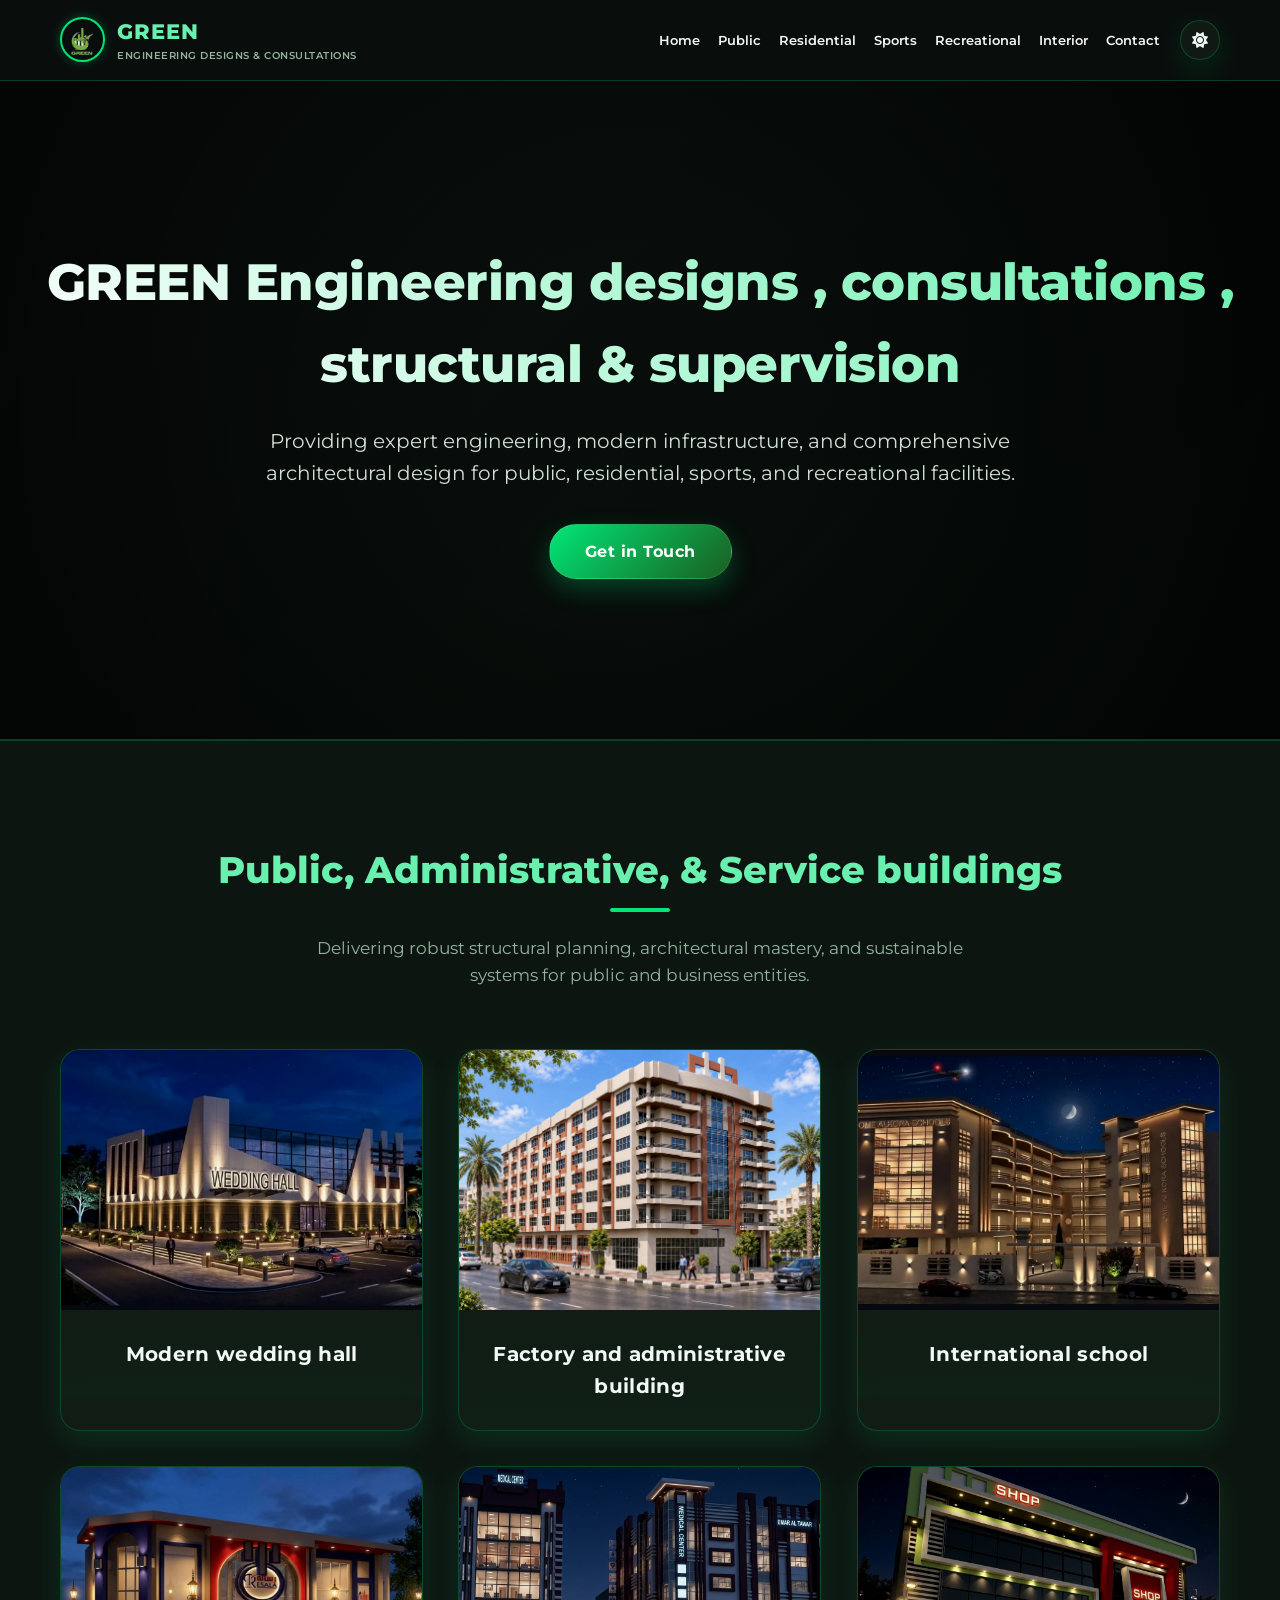
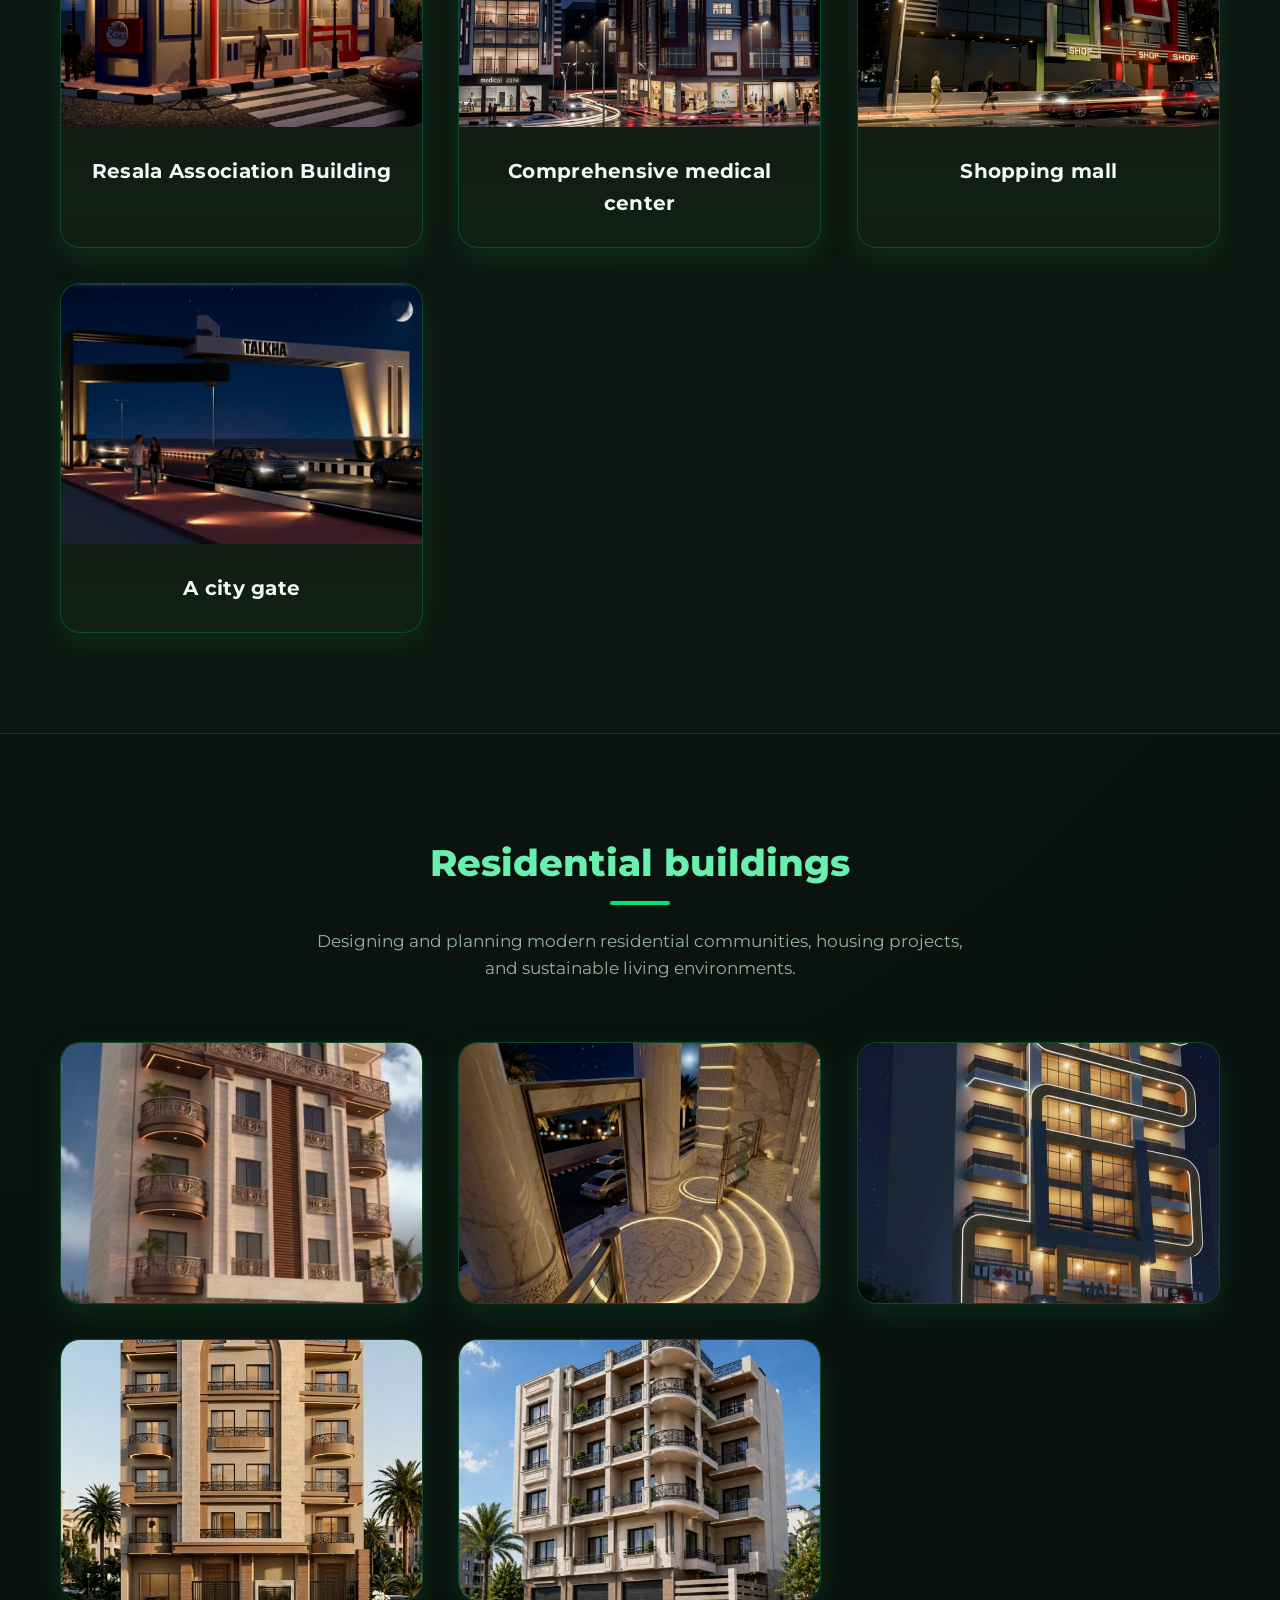
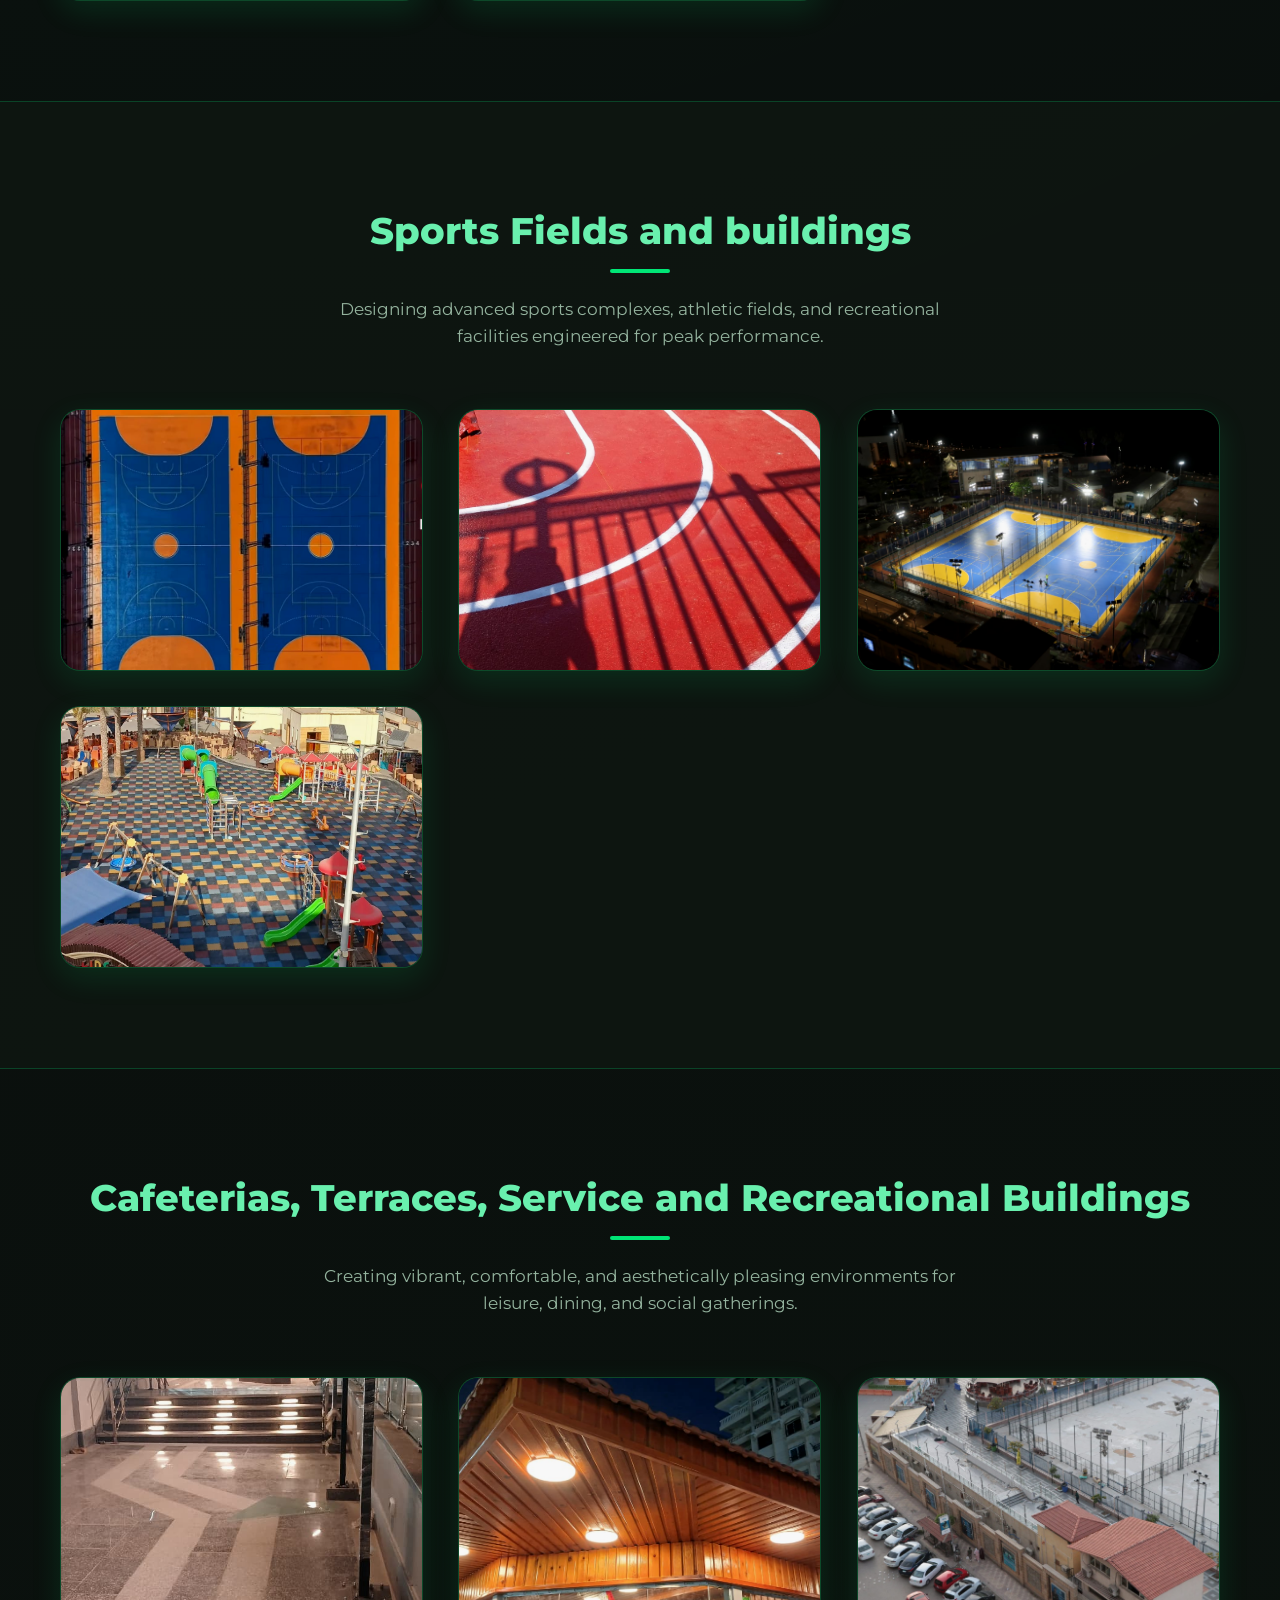
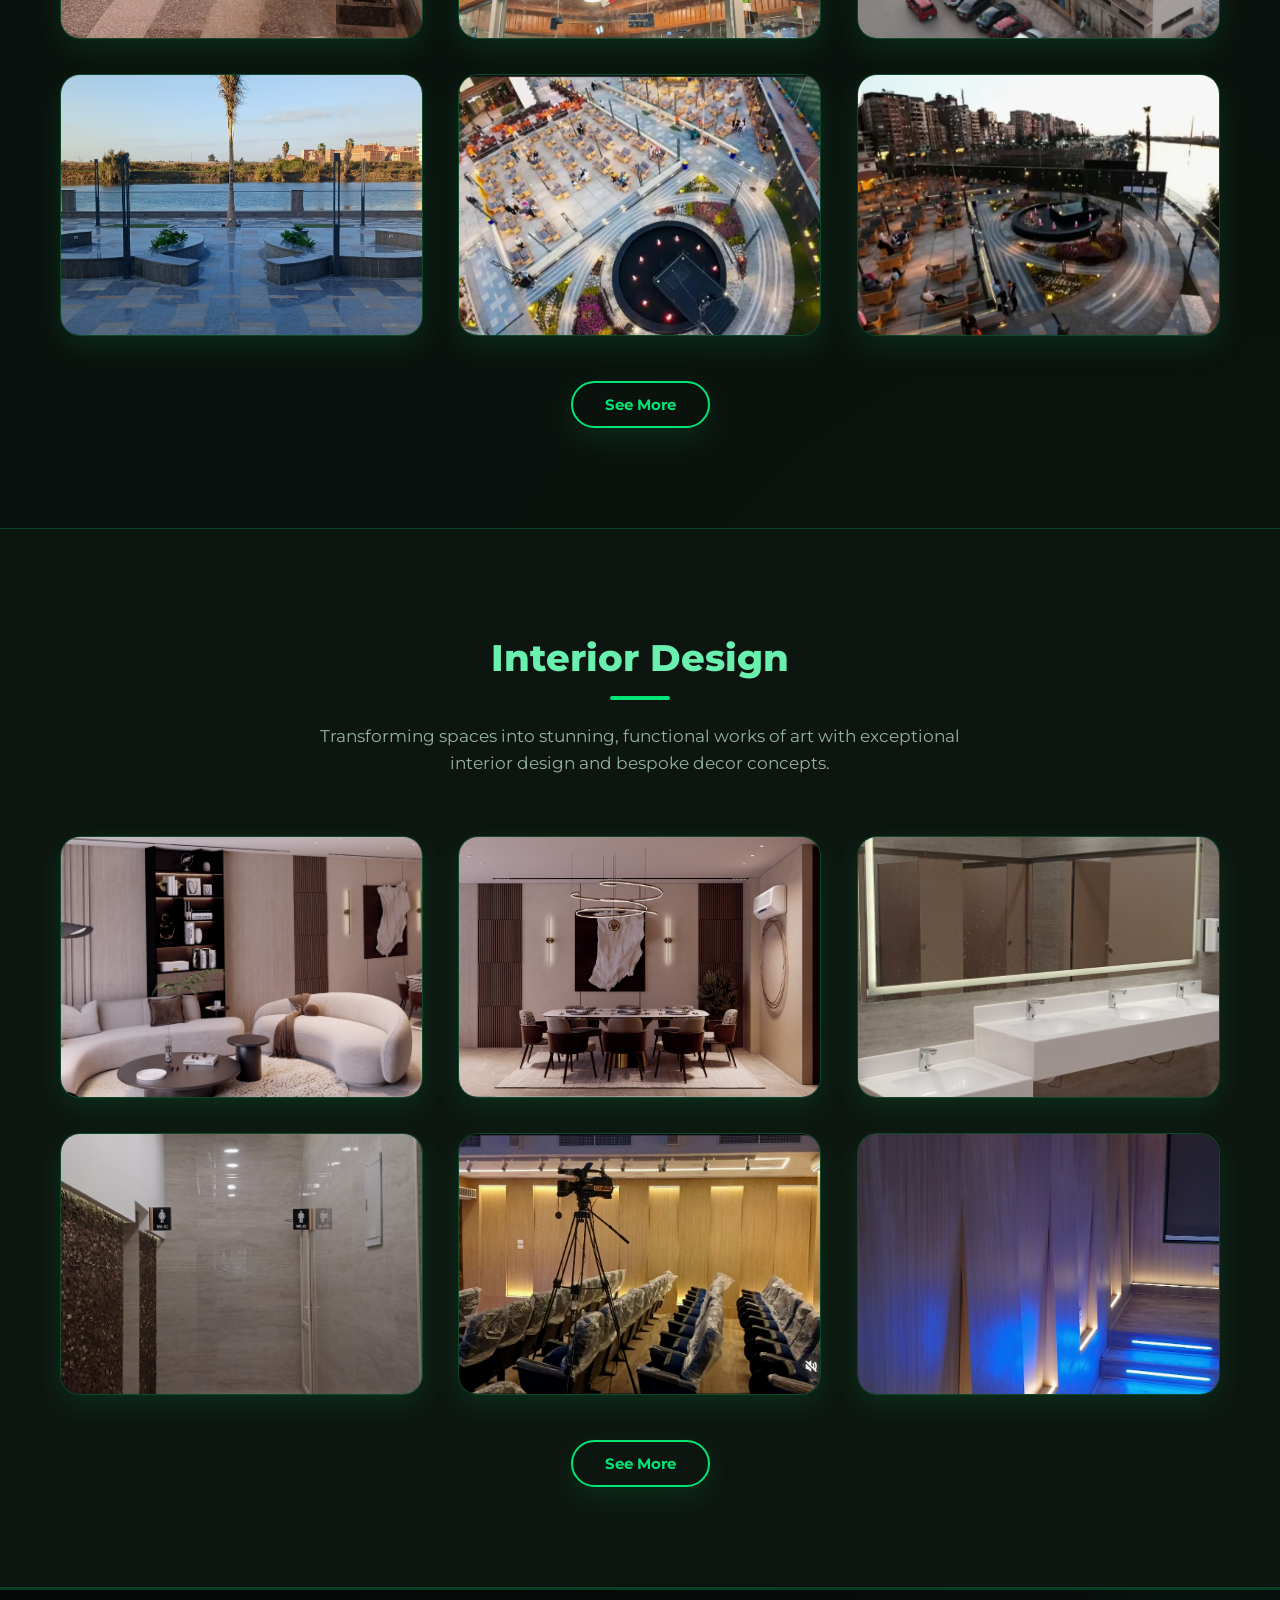
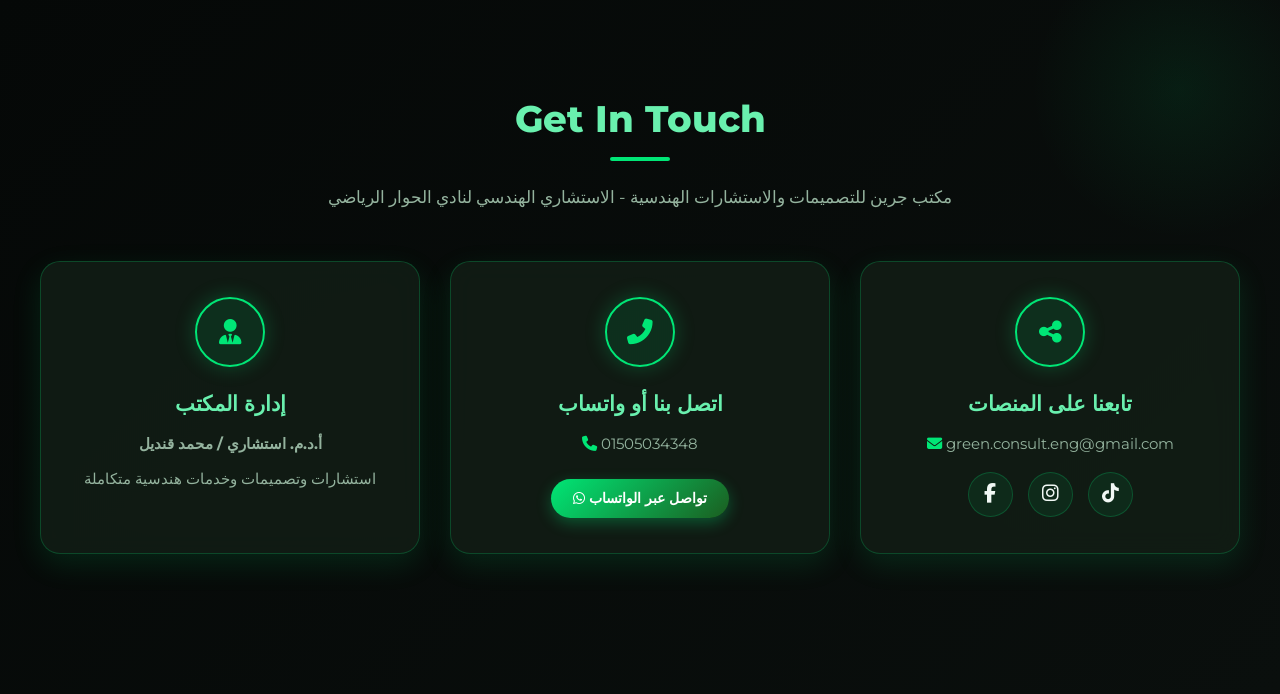
<file: index.html>
<!DOCTYPE html>
<html lang="en">
<head>
    <meta charset="UTF-8">
    <meta name="viewport" content="width=device-width, initial-scale=1.0">
    <title>GREEN - Engineering & Environmental Consulting</title>
    <!-- Google Fonts & FontAwesome for icons -->
    <link href="https://fonts.googleapis.com/css2?family=Montserrat:wght@400;500;600;700;800&display=swap" rel="stylesheet">
    <link rel="stylesheet" href="https://cdnjs.cloudflare.com/ajax/libs/font-awesome/6.4.0/css/all.min.css">
    <style>
        /* Theme Variables */

/* منع أي خروج للعرض نهائياً على الهواتف */
html, body {
    max-width: 100%;
    overflow-x: hidden;
}

/* Background Glow Fix */
.ambient-glow {
    position: absolute;
    width: 300px;
    height: 300px;
    max-width: 100vw;
    background: radial-gradient(circle, rgba(0, 230, 118, 0.08) 0%, rgba(0,0,0,0) 70%);
    border-radius: 50%;
    z-index: 0;
    pointer-events: none;
    filter: blur(40px);
    overflow: hidden;
}

:root {
    --primary-green: #00E676;
    --dark-green: #1B5E20;
    --light-green: #69F0AE;
    --accent-green: #00C853;
    
    /* Default: Dark Mode Variables */
    --bg-dark: #0a0f0d;
    --bg-card: rgba(18, 30, 22, 0.85);
    --bg-light-section: rgba(14, 22, 17, 0.9);
    --text-main: #f1f8f5;
    --text-muted: #94b39e;
    --border-color: rgba(0, 230, 118, 0.22);
    --header-bg: rgba(10, 15, 13, 0.85);
    --footer-bg: #050807;
    --glow-shadow: 0 10px 30px 0 rgba(0, 230, 118, 0.12);
}

/* Light Theme Overrides */
[data-theme="light"] {
    --bg-dark: #f4f9f5;
    --bg-card: rgba(255, 255, 255, 0.95);
    --bg-light-section: #e8f5e9;
    --text-main: #1a2e22;
    --text-muted: #4a6b55;
    --border-color: rgba(46, 125, 50, 0.25);
    --header-bg: rgba(244, 249, 245, 0.85);
    --footer-bg: #112618;
    --light-green: #2E7D32;
    --glow-shadow: 0 10px 30px 0 rgba(46, 125, 50, 0.15);
}

* {
    margin: 0;
    padding: 0;
    box-sizing: border-box;
    font-family: 'Montserrat', sans-serif;
    transition: background-color 0.4s ease, color 0.4s ease, border-color 0.4s ease;
}

html {
    scroll-behavior: smooth;
}

body {
    color: var(--text-main);
    background-color: var(--bg-dark);
    line-height: 1.6;
    overflow-x: hidden;
    background-image: radial-gradient(circle at 10% 20%, rgba(0, 230, 118, 0.04) 0%, transparent 40%),
                      radial-gradient(circle at 90% 80%, rgba(46, 125, 50, 0.04) 0%, transparent 40%);
}

a {
    text-decoration: none;
    color: inherit;
}

/* ================= SCROLL ANIMATION CLASSES ================= */
.reveal-from-bottom {
    opacity: 0;
    transform: translateY(50px);
    transition: opacity 0.8s cubic-bezier(0.165, 0.84, 0.44, 1), transform 0.8s cubic-bezier(0.165, 0.84, 0.44, 1);
    will-change: opacity, transform;
}

.reveal-from-bottom.active {
    opacity: 1;
    transform: translateY(0);
}

.reveal-scale {
    opacity: 0;
    transform: scale(0.9);
    transition: opacity 0.8s cubic-bezier(0.165, 0.84, 0.44, 1), transform 0.8s cubic-bezier(0.165, 0.84, 0.44, 1);
}

.reveal-scale.active {
    opacity: 1;
    transform: scale(1);
}

/* Header & Navbar */
header {
    background: var(--header-bg);
    backdrop-filter: blur(12px);
    -webkit-backdrop-filter: blur(12px);
    border-bottom: 1px solid var(--border-color);
    position: sticky;
    top: 0;
    z-index: 1000;
}

.navbar {
    max-width: 1200px;
    margin: 0 auto;
    display: flex;
    justify-content: space-between;
    align-items: center;
    padding: 15px 20px;
}

.logo-container {
    display: flex;
    align-items: center;
    gap: 12px;
    z-index: 1001;
}

.logo-container img {
    height: 45px;
    width: 45px;
    border-radius: 50%;
    object-fit: cover;
    border: 2px solid var(--primary-green);
    box-shadow: 0 0 10px rgba(0, 230, 118, 0.3);
    animation: pulseLogo 3s infinite ease-in-out;
}

@keyframes pulseLogo {
    0%, 100% { box-shadow: 0 0 10px rgba(0, 230, 118, 0.3); }
    50% { box-shadow: 0 0 22px rgba(0, 230, 118, 0.7); }
}

.logo-text h1 {
    font-size: 1.3rem;
    color: var(--light-green);
    font-weight: 800;
    letter-spacing: 1px;
}

.logo-text p {
    font-size: 0.65rem;
    color: var(--text-muted);
    font-weight: 600;
    letter-spacing: 0.5px;
    text-transform: uppercase;
}

.nav-right {
    display: flex;
    align-items: center;
    gap: 20px;
}

.nav-links {
    display: flex;
    gap: 18px;
    list-style: none;
    align-items: center;
}

.nav-links a {
    font-weight: 600;
    font-size: 0.8rem;
    color: var(--text-main);
    position: relative;
    padding: 5px 0;
    transition: color 0.3s ease;
}

.nav-links a::after {
    content: '';
    position: absolute;
    width: 0;
    height: 2px;
    bottom: 0;
    left: 0;
    background-color: var(--primary-green);
    transition: width 0.3s ease;
}

.nav-links a:hover::after {
    width: 100%;
}

.nav-links a:hover {
    color: var(--light-green);
}

/* Theme Toggle Button */
.theme-toggle {
    background: var(--bg-card);
    border: 1px solid var(--border-color);
    color: var(--text-main);
    width: 40px;
    height: 40px;
    border-radius: 50%;
    display: flex;
    justify-content: center;
    align-items: center;
    cursor: pointer;
    font-size: 1rem;
    box-shadow: var(--glow-shadow);
    transition: transform 0.3s ease, border-color 0.3s ease, color 0.3s ease;
    z-index: 1001;
}

.theme-toggle:hover {
    transform: scale(1.1) rotate(15deg);
    border-color: var(--primary-green);
    color: var(--primary-green);
}

/* Mobile Menu Toggle Button */
.menu-toggle {
    display: none;
    background: var(--bg-card);
    border: 1px solid var(--border-color);
    color: var(--text-main);
    width: 40px;
    height: 40px;
    border-radius: 50%;
    justify-content: center;
    align-items: center;
    cursor: pointer;
    font-size: 1.1rem;
    box-shadow: var(--glow-shadow);
    z-index: 1001;
    transition: border-color 0.3s ease, color 0.3s ease;
}

.menu-toggle:hover {
    border-color: var(--primary-green);
    color: var(--primary-green);
}

/* Hero Section */
.hero {
    background: linear-gradient(135deg, rgba(10, 15, 13, 0.9), rgba(5, 10, 8, 0.85)), url('https://images.unsplash.com/photo-1503387762-592deb58ef4e?auto=format&fit=crop&w=1920&q=80') no-repeat center center/cover;
    color: #ffffff;
    text-align: center;
    padding: 160px 20px;
    border-bottom: 1px solid var(--border-color);
    position: relative;
}

.hero::before {
    content: '';
    position: absolute;
    top: 0; left: 0; width: 100%; height: 100%;
    background: radial-gradient(circle, transparent 20%, rgba(0,0,0,0.6) 90%);
}

.hero > div {
    position: relative;
    z-index: 2;
}

.hero h2 {
    font-size: 3.2rem;
    margin-bottom: 20px;
    font-weight: 800;
    letter-spacing: -0.5px;
    background: linear-gradient(45deg, #ffffff, var(--light-green));
    -webkit-background-clip: text;
    -webkit-text-fill-color: transparent;
    animation: heroTextGlow 4s infinite alternate;
}

@keyframes heroTextGlow {
    0% { filter: drop-shadow(0 2px 10px rgba(0,230,118,0.2)); }
    100% { filter: drop-shadow(0 2px 25px rgba(0,230,118,0.5)); }
}

.hero p {
    font-size: 1.25rem;
    max-width: 750px;
    margin: 0 auto 35px;
    font-weight: 400;
    color: #d0ded5;
}

.btn {
    display: inline-block;
    background: linear-gradient(135deg, var(--primary-green), var(--dark-green));
    color: #ffffff;
    padding: 14px 35px;
    border-radius: 35px;
    font-weight: 700;
    letter-spacing: 0.5px;
    transition: transform 0.3s ease, box-shadow 0.3s ease, filter 0.3s ease;
    box-shadow: 0 10px 25px rgba(0, 230, 118, 0.25);
    border: 1px solid rgba(255, 255, 255, 0.1);
}

.btn:hover {
    transform: translateY(-4px) scale(1.02);
    box-shadow: 0 15px 30px rgba(0, 230, 118, 0.4);
    filter: brightness(1.1);
}

/* Section Styling */
section {
    padding: 100px 20px;
    max-width: 1200px;
    margin: 0 auto;
}

.section-title {
    text-align: center;
    margin-bottom: 60px;
}

.section-title h2 {
    font-size: 2.3rem;
    color: var(--light-green);
    margin-bottom: 15px;
    font-weight: 800;
    position: relative;
    display: inline-block;
}

.section-title h2::after {
    content: '';
    position: absolute;
    width: 60px;
    height: 4px;
    background: var(--primary-green);
    bottom: -12px;
    left: calc(50% - 30px);
    border-radius: 2px;
    transition: width 0.4s ease;
}

.section-title:hover h2::after {
    width: 100px;
}

.section-title p {
    color: var(--text-muted);
    font-size: 1.05rem;
    margin-top: 20px;
    max-width: 650px;
    margin-left: auto;
    margin-right: auto;
}

/* ================= WORK & SECTIONS CARDS ================= */
.work-grid {
    display: grid;
    grid-template-columns: repeat(auto-fit, minmax(300px, 1fr));
    gap: 35px;
}

.work-card {
    background: var(--bg-card);
    backdrop-filter: blur(12px);
    -webkit-backdrop-filter: blur(12px);
    border: 1px solid var(--border-color);
    border-radius: 20px;
    overflow: hidden;
    box-shadow: var(--glow-shadow);
    transition: transform 0.4s cubic-bezier(0.165, 0.84, 0.44, 1), border-color 0.4s ease, box-shadow 0.4s ease, opacity 0.6s ease;
    position: relative;
}

.work-card::before {
    content: '';
    position: absolute;
    top: 0;
    left: 0;
    width: 100%;
    height: 3px;
    background: linear-gradient(90deg, transparent, var(--primary-green), transparent);
    opacity: 0.6;
    transition: opacity 0.4s ease;
}

.work-card:hover {
    transform: translateY(-12px) scale(1.02);
    border-color: var(--primary-green);
    box-shadow: 0 25px 50px rgba(0, 0, 0, 0.6), 0 0 30px rgba(0, 230, 118, 0.25);
}

.work-card:hover::before {
    opacity: 1;
}

.work-card.hidden-card {
    display: none;
}

.image-wrapper {
    position: relative;
    overflow: hidden;
    height: 260px;
    cursor: pointer;
}

.work-card img {
    width: 100%;
    height: 100%;
    object-fit: cover;
    transition: transform 0.6s cubic-bezier(0.25, 1, 0.5, 1), filter 0.4s ease;
    filter: brightness(0.95) contrast(1.05);
}

.image-wrapper:hover img {
    transform: scale(1.12) rotate(1deg);
    filter: brightness(1.08) contrast(1.08) saturate(1.1);
}

.image-overlay {
    position: absolute;
    top: 0;
    left: 0;
    width: 100%;
    height: 100%;
    background: linear-gradient(135deg, rgba(10, 30, 20, 0.85) 0%, rgba(5, 15, 10, 0.65) 100%);
    display: flex;
    justify-content: center;
    align-items: center;
    opacity: 0;
    transition: opacity 0.4s ease;
    z-index: 2;
}

.image-overlay i {
    color: var(--primary-green);
    font-size: 1.6rem;
    background: rgba(0, 230, 118, 0.15);
    border: 1px solid var(--border-color);
    width: 55px;
    height: 55px;
    display: flex;
    align-items: center;
    justify-content: center;
    border-radius: 50%;
    transform: scale(0.6) rotate(-45deg);
    transition: transform 0.4s cubic-bezier(0.175, 0.885, 0.32, 1.275);
    box-shadow: 0 0 20px rgba(0, 230, 118, 0.4);
}

.image-wrapper:hover .image-overlay {
    opacity: 1;
}

.image-wrapper:hover .image-overlay i {
    transform: scale(1) rotate(0deg);
}

.work-card-content {
    padding: 28px 22px;
    text-align: center;
    background: linear-gradient(to bottom, transparent, rgba(0, 230, 118, 0.02));
}

.work-card-content h3 {
    font-size: 1.25rem;
    color: var(--text-main);
    font-weight: 700;
    letter-spacing: 0.3px;
    transition: color 0.3s ease;
}

.work-card:hover .work-card-content h3 {
    color: var(--light-green);
}

/* ================= FEATURES / WHY CHOOSE US ================= */
.features-section {
    background: linear-gradient(180deg, var(--bg-dark), var(--bg-light-section));
    padding: 90px 20px;
    border-top: 1px solid var(--border-color);
    border-bottom: 1px solid var(--border-color);
}

.features-grid {
    display: grid;
    grid-template-columns: repeat(auto-fit, minmax(240px, 1fr));
    gap: 30px;
    max-width: 1200px;
    margin: 0 auto;
}

.feature-box {
    background: var(--bg-card);
    border: 1px solid var(--border-color);
    border-radius: 16px;
    padding: 35px 25px;
    text-align: center;
    box-shadow: var(--glow-shadow);
    transition: transform 0.4s ease, border-color 0.4s ease, box-shadow 0.4s ease;
}

.feature-box:hover {
    transform: translateY(-8px);
    border-color: var(--primary-green);
    box-shadow: 0 20px 40px rgba(0, 230, 118, 0.2);
}

.feature-icon {
    width: 65px;
    height: 65px;
    background: rgba(0, 230, 118, 0.1);
    border: 2px solid var(--primary-green);
    border-radius: 50%;
    display: flex;
    align-items: center;
    justify-content: center;
    margin: 0 auto 20px;
    font-size: 1.5rem;
    color: var(--primary-green);
    box-shadow: 0 0 15px rgba(0, 230, 118, 0.3);
    transition: transform 0.4s cubic-bezier(0.175, 0.885, 0.32, 1.275);
}

.feature-box:hover .feature-icon {
    transform: scale(1.1) rotate(10deg);
}

.feature-box h4 {
    font-size: 1.15rem;
    color: var(--text-main);
    margin-bottom: 10px;
    font-weight: 700;
}

.feature-box p {
    font-size: 0.9rem;
    color: var(--text-muted);
    line-height: 1.5;
}

.see-more-container {
    text-align: center;
    margin-top: 45px;
}

.see-more-btn {
    background: transparent;
    color: var(--primary-green);
    border: 2px solid var(--primary-green);
    padding: 12px 32px;
    border-radius: 30px;
    font-weight: 700;
    font-size: 0.95rem;
    cursor: pointer;
    transition: all 0.3s ease;
    box-shadow: var(--glow-shadow);
}

.see-more-btn:hover {
    background: var(--primary-green);
    color: #000;
    transform: translateY(-3px);
    box-shadow: 0 10px 25px rgba(0, 230, 118, 0.35);
}

.bg-light {
    background-color: var(--bg-light-section);
    max-width: 100%;
    border-top: 1px solid var(--border-color);
    border-bottom: 1px solid var(--border-color);
}

.bg-light .inner-container {
    max-width: 1200px;
    margin: 0 auto;
}

/* Lightbox Modal */
.lightbox-modal {
    display: none;
    position: fixed;
    z-index: 2000;
    top: 0;
    left: 0;
    width: 100%;
    height: 100%;
    background-color: rgba(0, 0, 0, 0.92);
    backdrop-filter: blur(8px);
    justify-content: center;
    align-items: center;
    padding: 20px;
}

.lightbox-modal.active {
    display: flex;
    animation: fadeInModal 0.3s ease forwards;
}

@keyframes fadeInModal {
    from { opacity: 0; }
    to { opacity: 1; }
}

.lightbox-content {
    max-width: 90%;
    max-height: 85vh;
    border-radius: 12px;
    box-shadow: 0 10px 40px rgba(0,0,0,0.8);
    object-fit: contain;
    border: 2px solid var(--border-color);
    animation: zoomInImage 0.4s cubic-bezier(0.165, 0.84, 0.44, 1);
}

@keyframes zoomInImage {
    from { transform: scale(0.85); opacity: 0; }
    to { transform: scale(1); opacity: 1; }
}

.lightbox-close {
    position: absolute;
    top: 30px;
    right: 40px;
    color: #ffffff;
    font-size: 2.5rem;
    cursor: pointer;
    transition: color 0.3s, transform 0.3s;
    background: rgba(255, 255, 255, 0.05);
    width: 50px;
    height: 50px;
    display: flex;
    align-items: center;
    justify-content: center;
    border-radius: 50%;
    border: 1px solid rgba(255, 255, 255, 0.1);
}

.lightbox-close:hover {
    color: var(--primary-green);
    background: rgba(255, 255, 255, 0.1);
    transform: rotate(90deg);
}

/* Contact Section */
.contact-section {
    background: linear-gradient(135deg, var(--footer-bg), var(--bg-dark));
    color: #ffffff;
    padding: 100px 20px 40px;
    border-top: 2px solid var(--border-color);
    position: relative;
    overflow: hidden;
}

.contact-section::before {
    content: '';
    position: absolute;
    top: -50px;
    right: -50px;
    width: 300px;
    height: 300px;
    background: radial-gradient(circle, rgba(0, 230, 118, 0.08) 0%, transparent 70%);
    border-radius: 50%;
    z-index: 1;
}

.contact-container {
    max-width: 1200px;
    margin: 0 auto;
    position: relative;
    z-index: 2;
}

.contact-grid {
    display: grid;
    grid-template-columns: repeat(auto-fit, minmax(280px, 1fr));
    gap: 30px;
    margin-bottom: 50px;
}

.contact-card {
    background: var(--bg-card);
    backdrop-filter: blur(12px);
    -webkit-backdrop-filter: blur(12px);
    border: 1px solid var(--border-color);
    border-radius: 20px;
    padding: 35px 25px;
    box-shadow: var(--glow-shadow);
    transition: transform 0.4s ease, border-color 0.4s ease, box-shadow 0.4s ease;
    text-align: center;
}

.contact-card:hover {
    transform: translateY(-8px);
    border-color: var(--primary-green);
    box-shadow: 0 20px 40px rgba(0, 230, 118, 0.2);
}

.contact-icon-box {
    width: 70px;
    height: 70px;
    background: rgba(0, 230, 118, 0.1);
    border: 2px solid var(--primary-green);
    border-radius: 50%;
    display: flex;
    align-items: center;
    justify-content: center;
    margin: 0 auto 20px;
    font-size: 1.6rem;
    color: var(--primary-green);
    box-shadow: 0 0 20px rgba(0, 230, 118, 0.25);
    transition: transform 0.4s cubic-bezier(0.175, 0.885, 0.32, 1.275);
}

.contact-card:hover .contact-icon-box {
    transform: scale(1.15) rotate(15deg);
}

.contact-card h3 {
    font-size: 1.3rem;
    color: var(--light-green);
    margin-bottom: 12px;
    font-weight: 700;
}

.contact-card p {
    font-size: 0.95rem;
    color: var(--text-muted);
    margin-bottom: 10px;
    word-break: break-word;
}

.contact-link {
    display: inline-block;
    margin-top: 12px;
    background: linear-gradient(135deg, var(--primary-green), var(--dark-green));
    color: #ffffff;
    padding: 9px 22px;
    border-radius: 25px;
    font-weight: 700;
    font-size: 0.85rem;
    box-shadow: 0 5px 15px rgba(0, 230, 118, 0.3);
    transition: all 0.3s ease;
}

.contact-link:hover {
    transform: scale(1.05);
    filter: brightness(1.15);
    color: #ffffff;
}

/* Social Media Icons Grid */
.social-icons-wrapper {
    display: flex;
    justify-content: center;
    gap: 15px;
    margin-top: 15px;
    flex-wrap: wrap;
}

.social-icon-btn {
    width: 45px;
    height: 45px;
    background: rgba(0, 230, 118, 0.08);
    border: 1px solid var(--border-color);
    border-radius: 50%;
    display: flex;
    align-items: center;
    justify-content: center;
    color: var(--text-main);
    font-size: 1.2rem;
    transition: all 0.3s ease;
}

.social-icon-btn:hover {
    background: var(--primary-green);
    color: #000;
    transform: translateY(-5px) scale(1.15);
    border-color: var(--primary-green);
    box-shadow: 0 8px 20px rgba(0, 230, 118, 0.4);
}

.footer-bottom {
    text-align: center;
    border-top: 1px solid rgba(255, 255, 255, 0.08);
    padding-top: 25px;
    font-size: 0.9rem;
    color: var(--text-muted);
}

/* ================= RESPONSIVE DESIGN & MOBILE NAV ================= */
@media (max-width: 992px) {
    .menu-toggle {
        display: flex;
    }

    .nav-links {
        position: fixed;
        top: 0;
        right: -100%;
        width: 280px;
        height: 100vh;
        background: var(--header-bg);
        backdrop-filter: blur(20px);
        -webkit-backdrop-filter: blur(20px);
        flex-direction: column;
        justify-content: center;
        align-items: center;
        gap: 25px;
        box-shadow: -10px 0 30px rgba(0, 0, 0, 0.5);
        border-left: 1px solid var(--border-color);
        transition: right 0.4s cubic-bezier(0.165, 0.84, 0.44, 1);
        z-index: 999;
    }

    .nav-links.active {
        right: 0;
    }

    .nav-links a {
        font-size: 1.1rem;
    }
}

@media (max-width: 768px) {
    .hero {
        padding: 120px 15px;
    }
    .hero h2 {
        font-size: 2.2rem;
    }
    .hero p {
        font-size: 1rem;
    }
    section {
        padding: 70px 15px;
    }
    .section-title h2 {
        font-size: 1.8rem;
    }
    .section-title p {
        font-size: 0.95rem;
    }
    .logo-text h1 {
        font-size: 1.1rem;
    }
    .logo-text p {
        font-size: 0.55rem;
    }
    .logo-container img {
        height: 38px;
        width: 38px;
    }
}
    </style>
</head>
<body data-theme="dark">

    <!-- Header & Navbar -->
    <header>
        <div class="navbar">
            <div class="logo-container">
                <img src="logo.png" alt="GREEN Logo">
                <div class="logo-text">
                    <h1>GREEN</h1>
                    <p>Engineering designs & consultations</p>
                </div>
            </div>
            <div class="nav-right">
                <ul class="nav-links" id="navLinks">
                    <li><a href="#home" onclick="closeMenu()">Home</a></li>
                    <li><a href="#facilities" onclick="closeMenu()">Public</a></li>
                    <li><a href="#residential" onclick="closeMenu()">Residential</a></li>
                    <li><a href="#sports" onclick="closeMenu()">Sports</a></li>
                    <li><a href="#recreational" onclick="closeMenu()">Recreational</a></li>
                    <li><a href="#interior" onclick="closeMenu()">Interior</a></li>
                    <li><a href="#contact" onclick="closeMenu()">Contact</a></li>
                </ul>
                <button class="theme-toggle" id="themeToggleBtn" onclick="toggleTheme()" aria-label="Toggle dark/light mode">
                    <i class="fas fa-sun" id="themeIcon"></i>
                </button>
                <button class="menu-toggle" id="menuToggleBtn" onclick="toggleMenu()" aria-label="Toggle navigation menu">
                    <i class="fas fa-bars" id="menuIcon"></i>
                </button>
            </div>
        </div>
    </header>

    <!-- Hero Section -->
    <section id="home" class="hero" style="max-width: 100%;">
        <div style="max-width: 1200px; margin: 0 auto;" class="reveal-scale">
            <h2>GREEN Engineering designs , consultations , structural & supervision</h2>
            <p>Providing expert engineering, modern infrastructure, and comprehensive architectural design for public, residential, sports, and recreational facilities.</p>
            <a href="#contact" class="btn">Get in Touch</a>
        </div>
    </section>

    <!-- Public, Administrative, and Service Facilities Section -->
    <div class="bg-light">
        <section id="facilities">
            <div class="inner-container">
                <div class="section-title reveal-from-bottom">
                    <h2>Public, Administrative, & Service buildings</h2>
                    <p>Delivering robust structural planning, architectural mastery, and sustainable systems for public and business entities.</p>
                </div>
                <div class="work-grid">
                    <div class="work-card reveal-from-bottom" style="transition-delay: 0.1s;">
                        <div class="image-wrapper" onclick="openLightbox(this)">
                            <img src="hall.jpeg" alt="Modern wedding hall">
                            <div class="image-overlay"><i class="fas fa-search-plus"></i></div>
                        </div>
                        <div class="work-card-content">
                            <h3>Modern wedding hall</h3>
                        </div>
                    </div>
                     <div class="work-card reveal-from-bottom" style="transition-delay: 0.3s;">
                        <div class="image-wrapper" onclick="openLightbox(this)">
                            <img src="new.jpeg" alt="Resala Association Building">
                            <div class="image-overlay"><i class="fas fa-search-plus"></i></div>
                        </div>
                        <div class="work-card-content">
                            <h3>Factory and administrative building</h3>
                        </div>
                    </div>
                    <div class="work-card reveal-from-bottom" style="transition-delay: 0.2s;">
                        <div class="image-wrapper" onclick="openLightbox(this)">
                            <img src="international_school.jpeg" alt="International school">
                            <div class="image-overlay"><i class="fas fa-search-plus"></i></div>
                        </div>
                        <div class="work-card-content">
                            <h3>International school</h3>
                        </div>
                    </div>
                    <div class="work-card reveal-from-bottom" style="transition-delay: 0.3s;">
                        <div class="image-wrapper" onclick="openLightbox(this)">
                            <img src="resala_association.jpeg" alt="Resala Association Building">
                            <div class="image-overlay"><i class="fas fa-search-plus"></i></div>
                        </div>
                        <div class="work-card-content">
                            <h3>Resala Association Building</h3>
                        </div>
                    </div>
                    <div class="work-card reveal-from-bottom" style="transition-delay: 0.3s;">
                        <div class="image-wrapper" onclick="openLightbox(this)">
                            <img src="new1.jpeg" alt="Resala Association Building">
                            <div class="image-overlay"><i class="fas fa-search-plus"></i></div>
                        </div>
                        <div class="work-card-content">
                            <h3>Comprehensive medical center</h3>
                        </div>
                    </div>
                    <div class="work-card reveal-from-bottom" style="transition-delay: 0.3s;">
                        <div class="image-wrapper" onclick="openLightbox(this)">
                            <img src="new2.jpeg" alt="Resala Association Building">
                            <div class="image-overlay"><i class="fas fa-search-plus"></i></div>
                        </div>
                        <div class="work-card-content">
                            <h3>Shopping mall</h3>
                        </div>
                    </div>
                    <div class="work-card reveal-from-bottom" style="transition-delay: 0.4s;">
                        <div class="image-wrapper" onclick="openLightbox(this)">
                            <img src="city_gate.jpeg" alt="A city gate">
                            <div class="image-overlay"><i class="fas fa-search-plus"></i></div>
                        </div>
                        <div class="work-card-content">
                            <h3>A city gate</h3>
                        </div>
                    </div>
                </div>
            </div>
        </section>
    </div>

    <!-- Residential Facilities Section -->
    <section id="residential">
        <div class="section-title reveal-from-bottom">
            <h2>Residential buildings</h2>
            <p>Designing and planning modern residential communities, housing projects, and sustainable living environments.</p>
        </div>
        <div class="work-grid">
            <div class="work-card reveal-from-bottom" style="transition-delay: 0.1s;">
                <div class="image-wrapper" onclick="openLightbox(this)">
                    <img src="ho1 (1).jpeg" alt="Residential Project">
                    <div class="image-overlay"><i class="fas fa-search-plus"></i></div>
                </div>
            </div>
            <div class="work-card reveal-from-bottom" style="transition-delay: 0.2s;">
                <div class="image-wrapper" onclick="openLightbox(this)">
                    <img src="ho1 (2).jpeg" alt="Residential Project">
                    <div class="image-overlay"><i class="fas fa-search-plus"></i></div>
                </div>
            </div>
            <div class="work-card reveal-from-bottom" style="transition-delay: 0.3s;">
                <div class="image-wrapper" onclick="openLightbox(this)">
                    <img src="ho1 (3).jpeg" alt="Residential Project">
                    <div class="image-overlay"><i class="fas fa-search-plus"></i></div>
                </div>
            </div>
            <div class="work-card reveal-from-bottom" style="transition-delay: 0.4s;">
                <div class="image-wrapper" onclick="openLightbox(this)">
                    <img src="ho1 (4).jpeg" alt="Residential Project">
                    <div class="image-overlay"><i class="fas fa-search-plus"></i></div>
                </div>
            </div>
            <div class="work-card reveal-from-bottom" style="transition-delay: 0.5s;">
                <div class="image-wrapper" onclick="openLightbox(this)">
                    <img src="ho1 (5).jpeg" alt="Residential Project">
                    <div class="image-overlay"><i class="fas fa-search-plus"></i></div>
                </div>
            </div>
        </div>
    </section>

    <!-- Sports Fields and Facilities Section -->
    <div class="bg-light">
        <section id="sports">
            <div class="inner-container">
                <div class="section-title reveal-from-bottom">
                    <h2>Sports Fields and buildings</h2>
                    <p>Designing advanced sports complexes, athletic fields, and recreational facilities engineered for peak performance.</p>
                </div>
                <div class="work-grid">
                    <div class="work-card reveal-from-bottom" style="transition-delay: 0.1s;">
                        <div class="image-wrapper" onclick="openLightbox(this)">
                            <img src="popo.jpeg" alt="Sports Facility 1">
                            <div class="image-overlay"><i class="fas fa-search-plus"></i></div>
                        </div>
                    </div>
                    <div class="work-card reveal-from-bottom" style="transition-delay: 0.2s;">
                        <div class="image-wrapper" onclick="openLightbox(this)">
                            <img src="track.jpeg" alt="Sports Facility 2" >
                            <div class="image-overlay"><i class="fas fa-search-plus"></i></div>
                        </div>
                    </div>
                    <div class="work-card reveal-from-bottom" style="transition-delay: 0.3s;">
                        <div class="image-wrapper" onclick="openLightbox(this)">
                            <img src="top.jpeg" alt="Sports Facility 3">
                            <div class="image-overlay"><i class="fas fa-search-plus"></i></div>
                        </div>
                    </div>
                      <div class="work-card reveal-from-bottom" style="transition-delay: 0.2s;">
                        <div class="image-wrapper" onclick="openLightbox(this)">
                            <img src="sportf.jpeg" alt="Sports Facility 2" >
                            <div class="image-overlay"><i class="fas fa-search-plus"></i></div>
                        </div>
                    </div>
                </div>
            </div>
        </section>
    </div>

    <!-- Cafeterias, Terraces, Service and Recreational Facilities Section -->
    <section id="recreational">
        <div class="section-title reveal-from-bottom">
            <h2>Cafeterias, Terraces, Service and Recreational Buildings</h2>
            <p>Creating vibrant, comfortable, and aesthetically pleasing environments for leisure, dining, and social gatherings.</p>
        </div>
        <div class="work-grid" id="recreationalGrid">
            <!-- Photo 1 (Visible) -->
            <div class="work-card reveal-from-bottom" style="transition-delay: 0.1s;">
                <div class="image-wrapper" onclick="openLightbox(this)">
                    <img src="1 (1).jpeg" alt="Recreational Facility 1" onerror="this.src='https://images.unsplash.com/photo-1554118811-1e0d58224f24?auto=format&fit=crop&w=800&q=80'">
                    <div class="image-overlay"><i class="fas fa-search-plus"></i></div>
                </div>
            </div>
            <!-- Photo 2 (Visible) -->
            <div class="work-card reveal-from-bottom" style="transition-delay: 0.2s;">
                <div class="image-wrapper" onclick="openLightbox(this)">
                    <img src="2.jpeg" alt="Recreational Facility 2" onerror="this.src='https://images.unsplash.com/photo-1517248135467-4c7edcad34c4?auto=format&fit=crop&w=800&q=80'">
                    <div class="image-overlay"><i class="fas fa-search-plus"></i></div>
                </div>
            </div>
            <!-- Photo 3 (Visible) -->
            <div class="work-card reveal-from-bottom" style="transition-delay: 0.3s;">
                <div class="image-wrapper" onclick="openLightbox(this)">
                    <img src="3.jpeg" alt="Recreational Facility 3" onerror="this.src='https://images.unsplash.com/photo-1537047902294-62a40c20a6ae?auto=format&fit=crop&w=800&q=80'">
                    <div class="image-overlay"><i class="fas fa-search-plus"></i></div>
                </div>
            </div>
            <!-- Photo 4 (Visible) -->
            <div class="work-card reveal-from-bottom" style="transition-delay: 0.4s;">
                <div class="image-wrapper" onclick="openLightbox(this)">
                    <img src="4.jpeg" alt="Recreational Facility 4" onerror="this.src='https://images.unsplash.com/photo-1578474846511-04ba529f0b88?auto=format&fit=crop&w=800&q=80'">
                    <div class="image-overlay"><i class="fas fa-search-plus"></i></div>
                </div>
            </div>
            <!-- Photo 5 (Visible) -->
            <div class="work-card reveal-from-bottom" style="transition-delay: 0.5s;">
                <div class="image-wrapper" onclick="openLightbox(this)">
                    <img src="5.jpeg" alt="Recreational Facility 5" onerror="this.src='https://images.unsplash.com/photo-1519671482749-fd09be7ccebf?auto=format&fit=crop&w=800&q=80'">
                    <div class="image-overlay"><i class="fas fa-search-plus"></i></div>
                </div>
            </div>
            <!-- Photo 6 (Visible) -->
            <div class="work-card reveal-from-bottom" style="transition-delay: 0.6s;">
                <div class="image-wrapper" onclick="openLightbox(this)">
                    <img src="6.jpeg" alt="Recreational Facility 6" onerror="this.src='https://images.unsplash.com/photo-1445019980597-93fa8acb246c?auto=format&fit=crop&w=800&q=80'">
                    <div class="image-overlay"><i class="fas fa-search-plus"></i></div>
                </div>
            </div>
            
            <!-- Photo 7 (Hidden initially) -->
            <div class="work-card hidden-card">
                <div class="image-wrapper" onclick="openLightbox(this)">
                    <img src="7.jpeg" alt="Recreational Facility 7" onerror="this.src='https://images.unsplash.com/photo-1525610553991-2bede1a236e2?auto=format&fit=crop&w=800&q=80'">
                    <div class="image-overlay"><i class="fas fa-search-plus"></i></div>
                </div>
            </div>
            <!-- Photo 8 (Hidden initially) -->
            <div class="work-card hidden-card">
                <div class="image-wrapper" onclick="openLightbox(this)">
                    <img src="8.jpeg" alt="Recreational Facility 8" onerror="this.src='https://images.unsplash.com/photo-1507652313519-d4e9174996dd?auto=format&fit=crop&w=800&q=80'">
                    <div class="image-overlay"><i class="fas fa-search-plus"></i></div>
                </div>
            </div>
            <!-- Photo 9 (Hidden initially) -->
            <div class="work-card hidden-card">
                <div class="image-wrapper" onclick="openLightbox(this)">
                    <img src="9.jpeg" alt="Recreational Facility 9" onerror="this.src='https://images.unsplash.com/photo-1520250497591-112f2f40a3f4?auto=format&fit=crop&w=800&q=80'">
                    <div class="image-overlay"><i class="fas fa-search-plus"></i></div>
                </div>
            </div>
            <!-- Photo 10 (Hidden initially) -->
            <div class="work-card hidden-card">
                <div class="image-wrapper" onclick="openLightbox(this)">
                    <img src="10.jpeg" alt="Recreational Facility 10" onerror="this.src='https://images.unsplash.com/photo-1543007630-9710e4a00a20?auto=format&fit=crop&w=800&q=80'">
                    <div class="image-overlay"><i class="fas fa-search-plus"></i></div>
                </div>
            </div>
            <!-- Photo 11 (Hidden initially) -->
            <div class="work-card hidden-card">
                <div class="image-wrapper" onclick="openLightbox(this)">
                    <img src="11.jpeg" alt="Recreational Facility 11" onerror="this.src='https://images.unsplash.com/photo-1533777857889-4be7c70b33f7?auto=format&fit=crop&w=800&q=80'">
                    <div class="image-overlay"><i class="fas fa-search-plus"></i></div>
                </div>
            </div>
            <!-- Photo 12 (Hidden initially) -->
            <div class="work-card hidden-card">
                <div class="image-wrapper" onclick="openLightbox(this)">
                    <img src="12.jpeg" alt="Recreational Facility 12" onerror="this.src='https://images.unsplash.com/photo-1561501900-3701fa6a0864?auto=format&fit=crop&w=800&q=80'">
                    <div class="image-overlay"><i class="fas fa-search-plus"></i></div>
                </div>
            </div>
        </div>
        
        <!-- See More Button -->
        <div class="see-more-container reveal-from-bottom">
            <button class="see-more-btn" id="seeMoreBtnRec" onclick="toggleSeeMore('recreationalGrid', 'seeMoreBtnRec')">See More</button>
        </div>
    </section>

    <!-- Interior Design Section -->
    <div class="bg-light">
        <section id="interior">
            <div class="inner-container">
                <div class="section-title reveal-from-bottom">
                    <h2>Interior Design</h2>
                    <p>Transforming spaces into stunning, functional works of art with exceptional interior design and bespoke decor concepts.</p>
                </div>
                <div class="work-grid" id="interiorGrid">
                    <!-- Photo 1 (Visible) -->
                    <div class="work-card reveal-from-bottom" style="transition-delay: 0.1s;">
                        <div class="image-wrapper" onclick="openLightbox(this)">
                            <img src="d.jpeg" alt="Interior Design 1" onerror="this.src='https://images.unsplash.com/photo-1618221195710-dd6b41faaea6?auto=format&fit=crop&w=800&q=80'">
                            <div class="image-overlay"><i class="fas fa-search-plus"></i></div>
                        </div>
                    </div>
                    <!-- Photo 2 (Visible) -->
                    <div class="work-card reveal-from-bottom" style="transition-delay: 0.2s;">
                        <div class="image-wrapper" onclick="openLightbox(this)">
                            <img src="d2.jpeg" alt="Interior Design 2" onerror="this.src='https://images.unsplash.com/photo-1600585154340-be6161a56a0c?auto=format&fit=crop&w=800&q=80'">
                            <div class="image-overlay"><i class="fas fa-search-plus"></i></div>
                        </div>
                    </div>
                    <!-- Photo 3 (Visible) -->
                    <div class="work-card reveal-from-bottom" style="transition-delay: 0.3s;">
                        <div class="image-wrapper" onclick="openLightbox(this)">
                            <img src="bat (4).jpeg" alt="Interior Design 3" onerror="this.src='https://images.unsplash.com/photo-1600210492486-724fe5c67fb0?auto=format&fit=crop&w=800&q=80'">
                            <div class="image-overlay"><i class="fas fa-search-plus"></i></div>
                        </div>
                    </div>
                    <!-- Photo 4 (Visible) -->
                    <div class="work-card reveal-from-bottom" style="transition-delay: 0.4s;">
                        <div class="image-wrapper" onclick="openLightbox(this)">
                            <img src="bat (1).jpeg" alt="Interior Design 4" onerror="this.src='https://images.unsplash.com/photo-1616046229478-9901c5536a45?auto=format&fit=crop&w=800&q=80'">
                            <div class="image-overlay"><i class="fas fa-search-plus"></i></div>
                        </div>
                    </div>
                    <!-- Photo 5 (Visible) -->
                    <div class="work-card reveal-from-bottom" style="transition-delay: 0.5s;">
                        <div class="image-wrapper" onclick="openLightbox(this)">
                            <img src="bat (7).jpeg" alt="Interior Design 5" onerror="this.src='https://images.unsplash.com/photo-1615874959474-d609969a25ed?auto=format&fit=crop&w=800&q=80'">
                            <div class="image-overlay"><i class="fas fa-search-plus"></i></div>
                        </div>
                    </div>
                    <!-- Photo 6 (Visible) -->
                    <div class="work-card reveal-from-bottom" style="transition-delay: 0.6s;">
                        <div class="image-wrapper" onclick="openLightbox(this)">
                            <img src="bat (6).jpeg" alt="Interior Design 6" onerror="this.src='https://images.unsplash.com/photo-1583847268964-b28dc8f51f92?auto=format&fit=crop&w=800&q=80'">
                            <div class="image-overlay"><i class="fas fa-search-plus"></i></div>
                        </div>
                    </div>
                    
                    <!-- Photo 7 (Hidden initially) -->
                    <div class="work-card hidden-card">
                        <div class="image-wrapper" onclick="openLightbox(this)">
                            <img src="d7.jpeg" alt="Interior Design 7" onerror="this.src='https://images.unsplash.com/photo-1600566753376-12c8ab7fb75b?auto=format&fit=crop&w=800&q=80'">
                            <div class="image-overlay"><i class="fas fa-search-plus"></i></div>
                        </div>
                    </div>
                    <!-- Photo 8 (Hidden initially) -->
                    <div class="work-card hidden-card">
                        <div class="image-wrapper" onclick="openLightbox(this)">
                            <img src="d8.jpeg" alt="Interior Design 8" onerror="this.src='https://images.unsplash.com/photo-1600607687939-ce8a6c25118c?auto=format&fit=crop&w=800&q=80'">
                            <div class="image-overlay"><i class="fas fa-search-plus"></i></div>
                        </div>
                    </div>
                    <!-- Photo 9 (Hidden initially) -->
                    <div class="work-card hidden-card">
                        <div class="image-wrapper" onclick="openLightbox(this)">
                            <img src="d9.jpeg" alt="Interior Design 9" onerror="this.src='https://images.unsplash.com/photo-1600585154526-990dced4db0d?auto=format&fit=crop&w=800&q=80'">
                            <div class="image-overlay"><i class="fas fa-search-plus"></i></div>
                        </div>
                    </div>
                     <div class="work-card hidden-card">
                        <div class="image-wrapper" onclick="openLightbox(this)">
                            <img src="d3.jpeg" alt="Interior Design 9" onerror="this.src='https://images.unsplash.com/photo-1600585154526-990dced4db0d?auto=format&fit=crop&w=800&q=80'">
                            <div class="image-overlay"><i class="fas fa-search-plus"></i></div>
                        </div>
                    </div>
                     <div class="work-card hidden-card">
                        <div class="image-wrapper" onclick="openLightbox(this)">
                            <img src="bat (2).jpeg" alt="Interior Design 9" onerror="this.src='https://images.unsplash.com/photo-1600585154526-990dced4db0d?auto=format&fit=crop&w=800&q=80'">
                            <div class="image-overlay"><i class="fas fa-search-plus"></i></div>
                        </div>
                    </div>
                     <div class="work-card hidden-card">
                        <div class="image-wrapper" onclick="openLightbox(this)">
                            <img src="bat (3).jpeg" alt="Interior Design 9" onerror="this.src='https://images.unsplash.com/photo-1600585154526-990dced4db0d?auto=format&fit=crop&w=800&q=80'">
                            <div class="image-overlay"><i class="fas fa-search-plus"></i></div>
                        </div>
                    </div>
                     <div class="work-card hidden-card">
                        <div class="image-wrapper" onclick="openLightbox(this)">
                            <img src="d4.jpeg" alt="Interior Design 9" onerror="this.src='https://images.unsplash.com/photo-1600585154526-990dced4db0d?auto=format&fit=crop&w=800&q=80'">
                            <div class="image-overlay"><i class="fas fa-search-plus"></i></div>
                        </div>
                    </div>
                     <div class="work-card hidden-card">
                        <div class="image-wrapper" onclick="openLightbox(this)">
                            <img src="bat (5).jpeg" alt="Interior Design 9" onerror="this.src='https://images.unsplash.com/photo-1600585154526-990dced4db0d?auto=format&fit=crop&w=800&q=80'">
                            <div class="image-overlay"><i class="fas fa-search-plus"></i></div>
                        </div>
                    </div>
                     <div class="work-card hidden-card">
                        <div class="image-wrapper" onclick="openLightbox(this)">
                            <img src="d5.jpeg" alt="Interior Design 9" onerror="this.src='https://images.unsplash.com/photo-1600585154526-990dced4db0d?auto=format&fit=crop&w=800&q=80'">
                            <div class="image-overlay"><i class="fas fa-search-plus"></i></div>
                        </div>
                    </div>
                     <div class="work-card hidden-card">
                        <div class="image-wrapper" onclick="openLightbox(this)">
                            <img src="d6.jpeg" alt="Interior Design 9" onerror="this.src='https://images.unsplash.com/photo-1600585154526-990dced4db0d?auto=format&fit=crop&w=800&q=80'">
                            <div class="image-overlay"><i class="fas fa-search-plus"></i></div>
                        </div>
                    </div>
                </div>

                <!-- See More Button for Interior -->
                <div class="see-more-container reveal-from-bottom">
                    <button class="see-more-btn" id="seeMoreBtnInterior" onclick="toggleSeeMore('interiorGrid', 'seeMoreBtnInterior')">See More</button>
                </div>
            </div>
        </section>
    </div>


    <!-- Contact Section -->
    <footer id="contact" class="contact-section">
        <div class="contact-container">
            <div class="section-title reveal-from-bottom" style="margin-bottom: 50px;">
                <h2 style="color: var(--light-green);">Get In Touch</h2>
                <p>مكتب جرين للتصميمات والاستشارات الهندسية - الاستشاري الهندسي لنادي الحوار الرياضي</p>
            </div>

            <div class="contact-grid">
                <!-- Card 1: Leadership & Office Info -->
                <div class="contact-card reveal-from-bottom" style="transition-delay: 0.1s;">
                    <div class="contact-icon-box">
                        <i class="fas fa-user-tie"></i>
                    </div>
                    <h3>إدارة المكتب</h3>
                    <p><strong>أ.د.م. استشاري / محمد قنديل</strong></p>
                    <p>استشارات وتصميمات وخدمات هندسية متكاملة</p>
                </div>

                <!-- Card 2: Phone & WhatsApp -->
                <div class="contact-card reveal-from-bottom" style="transition-delay: 0.2s;">
                    <div class="contact-icon-box">
                        <i class="fas fa-phone-alt"></i>
                    </div>
                    <h3>اتصل بنا أو واتساب</h3>
                    <p><i class="fas fa-phone" style="color: var(--primary-green);"></i> 01505034348</p>
                    <a href="https://wa.me/201505034348" target="_blank" class="contact-link">
                        <i class="fab fa-whatsapp"></i> تواصل عبر الواتساب
                    </a>
                </div>

                <!-- Card 3: Email & Social Media -->
                <div class="contact-card reveal-from-bottom" style="transition-delay: 0.3s;">
                    <div class="contact-icon-box">
                        <i class="fas fa-share-nodes"></i>
                    </div>
                    <h3>تابعنا على المنصات</h3>
                    <p><i class="fas fa-envelope" style="color: var(--primary-green);"></i> green.consult.eng@gmail.com</p>
                    
                    <!-- Social Media Links -->
                    <div class="social-icons-wrapper">
                        <a href="https://www.facebook.com/share/19QM9nSFs3/" target="_blank" class="social-icon-btn" title="Facebook"><i class="fab fa-facebook-f"></i></a>
                        <a href="https://www.instagram.com/green_engineering_consulting?stkn=MTZidmR1bm54bmVkZg==" target="_blank" class="social-icon-btn" title="Instagram"><i class="fab fa-instagram"></i></a>
                        <a href="https://www.tiktok.com/@green.eng.consult?lang=en-GB&is_from_webapp=1&sender_device=mobile&sender_web_id=7660191394590787093" target="_blank" class="social-icon-btn" title="TikTok"><i class="fab fa-tiktok"></i></a>
                       
                    </div>
                </div>
            </div>

            <div class="footer-bottom reveal-from-bottom">
                <p>&copy; 2026 GREEN Engineering & Environmental Consulting. All Rights Reserved.</p>
            </div>
        </div>
    </footer>

    <!-- Lightbox Modal Container -->
    <div id="lightboxModal" class="lightbox-modal" onclick="closeLightbox()">
        <span class="lightbox-close">&times;</span>
        <img class="lightbox-content" id="lightboxImage">
    </div>



    <!-- Scripts for Lightbox, Theme Toggle, Mobile Menu, See More & Scroll Animation -->
    <script>
        // Lightbox Functions





        function openLightbox(element) {
            const modal = document.getElementById('lightboxModal');
            const modalImg = document.getElementById('lightboxImage');
            const img = element.querySelector('img');
            
            modal.classList.add('active');
            modalImg.src = img.src;
        }

        function closeLightbox() {
            const modal = document.getElementById('lightboxModal');
            modal.classList.remove('active');
        }

        // Theme Toggle Functions
        function toggleTheme() {
            const body = document.body;
            const themeIcon = document.getElementById('themeIcon');
            
            if (body.getAttribute('data-theme') === 'dark') {
                body.setAttribute('data-theme', 'light');
                themeIcon.classList.remove('fa-sun');
                themeIcon.classList.add('fa-moon');
            } else {
                body.setAttribute('data-theme', 'dark');
                themeIcon.classList.remove('fa-moon');
                themeIcon.classList.add('fa-sun');
            }
        }

        // Mobile Menu Toggle Functions
        function toggleMenu() {
            const navLinks = document.getElementById('navLinks');
            const menuIcon = document.getElementById('menuIcon');
            
            navLinks.classList.toggle('active');
            
            if (navLinks.classList.contains('active')) {
                menuIcon.classList.remove('fa-bars');
                menuIcon.classList.add('fa-times');
            } else {
                menuIcon.classList.remove('fa-times');
                menuIcon.classList.add('fa-bars');
            }
        }

        function closeMenu() {
            const navLinks = document.getElementById('navLinks');
            const menuIcon = document.getElementById('menuIcon');
            
            navLinks.classList.remove('active');
            menuIcon.classList.remove('fa-times');
            menuIcon.classList.add('fa-bars');
        }

        // Generic See More / See Less Toggle Functionality
        function toggleSeeMore(gridId, btnId) {
            const hiddenCards = document.querySelectorAll(`#${gridId} .hidden-card`);
            const btn = document.getElementById(btnId);
            
            const isHidden = hiddenCards[0].style.display === 'block' || hiddenCards[0].style.display === 'grid';

            hiddenCards.forEach((card, index) => {
                card.style.display = isHidden ? 'none' : 'block';
                if (!isHidden) {
                    card.classList.add('reveal-from-bottom');
                    setTimeout(() => card.classList.add('active'), 50 * index);
                }
            });

            if (isHidden) {
                btn.textContent = 'See More';
            } else {
                btn.textContent = 'See Less';
            }
        }

        // Scroll Animation Observer (Intersection Observer)
        document.addEventListener("DOMContentLoaded", function() {
            const observerOptions = {
                root: null,
                rootMargin: '0px 0px -50px 0px',
                threshold: 0.15
            };

            const observer = new IntersectionObserver((entries, observer) => {
                entries.forEach(entry => {
                    if (entry.isIntersecting) {
                        entry.target.classList.add('active');
                    }
                });
            }, observerOptions);

            const revealElements = document.querySelectorAll('.reveal-from-bottom, .reveal-scale');
            revealElements.forEach(el => observer.observe(el));
        });

/* تحسينات إضافية للموبايل */





    </script>

</body>
</html>
</file>
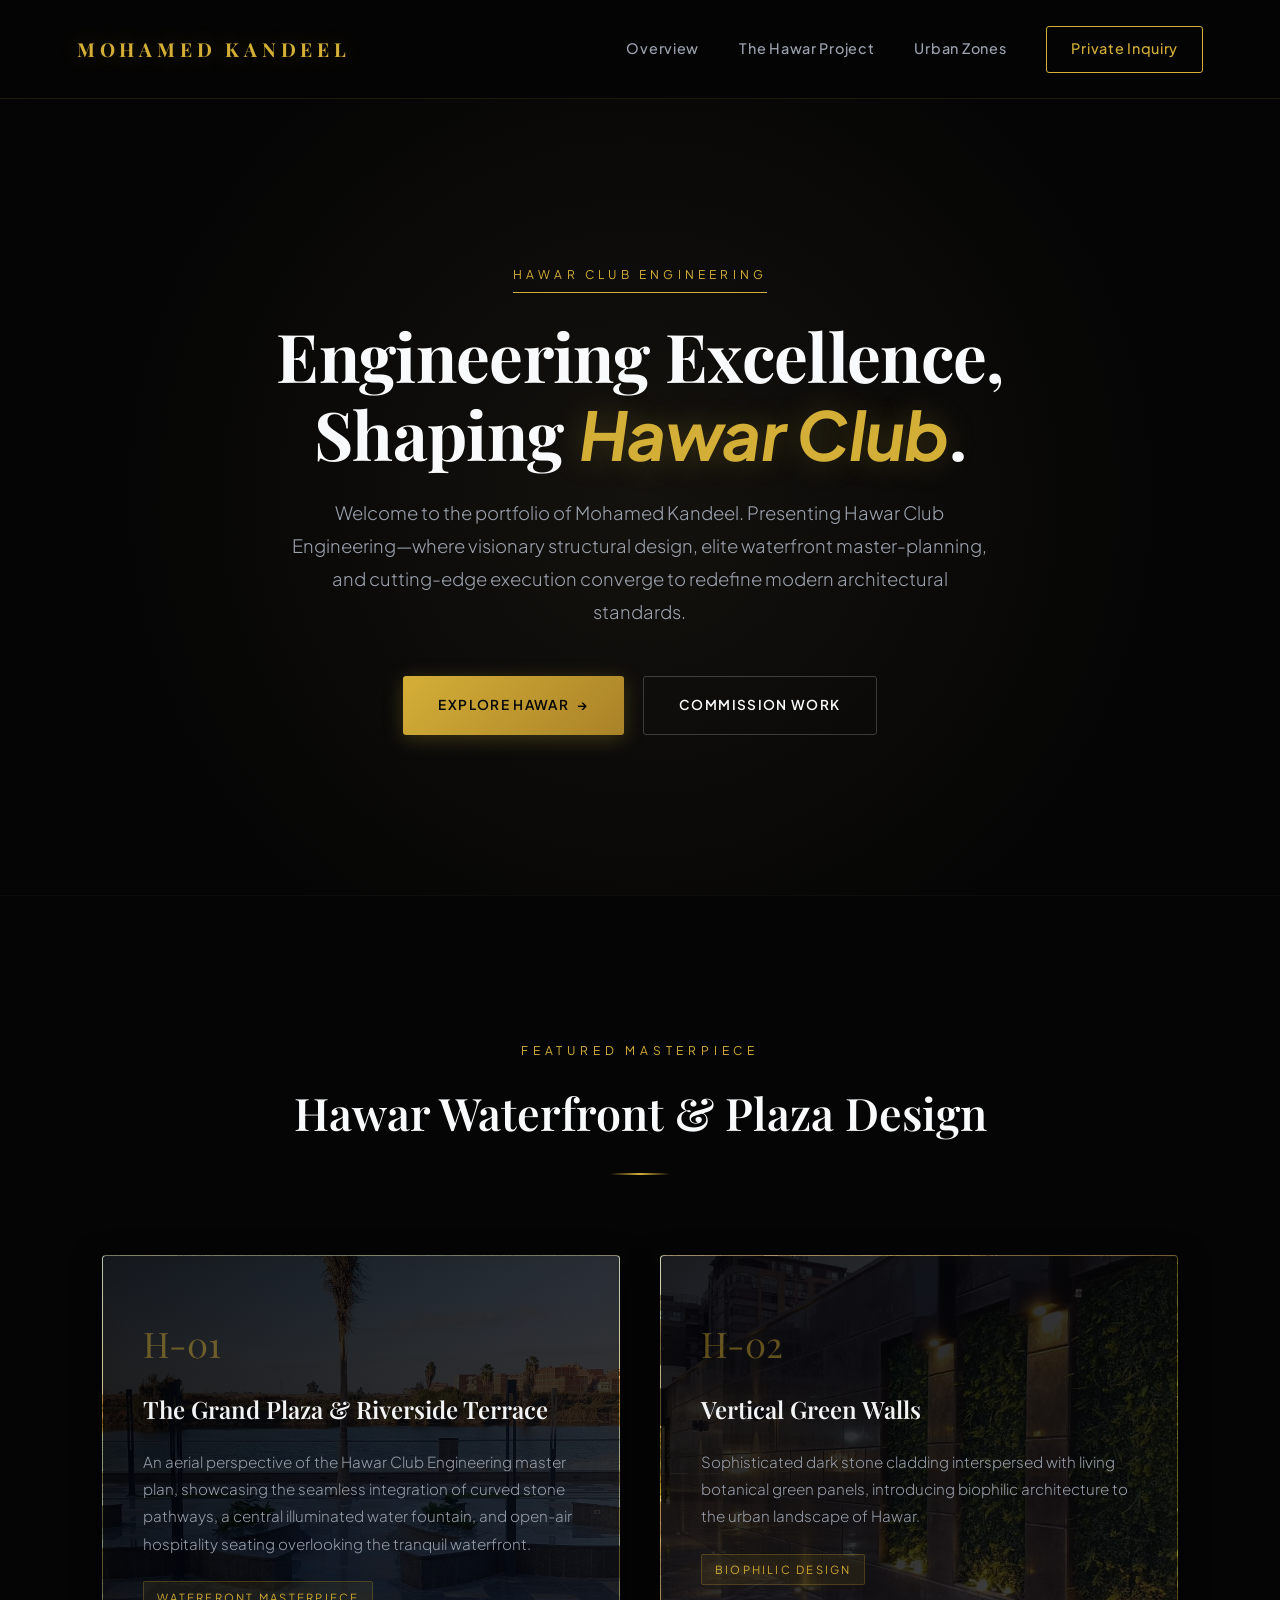
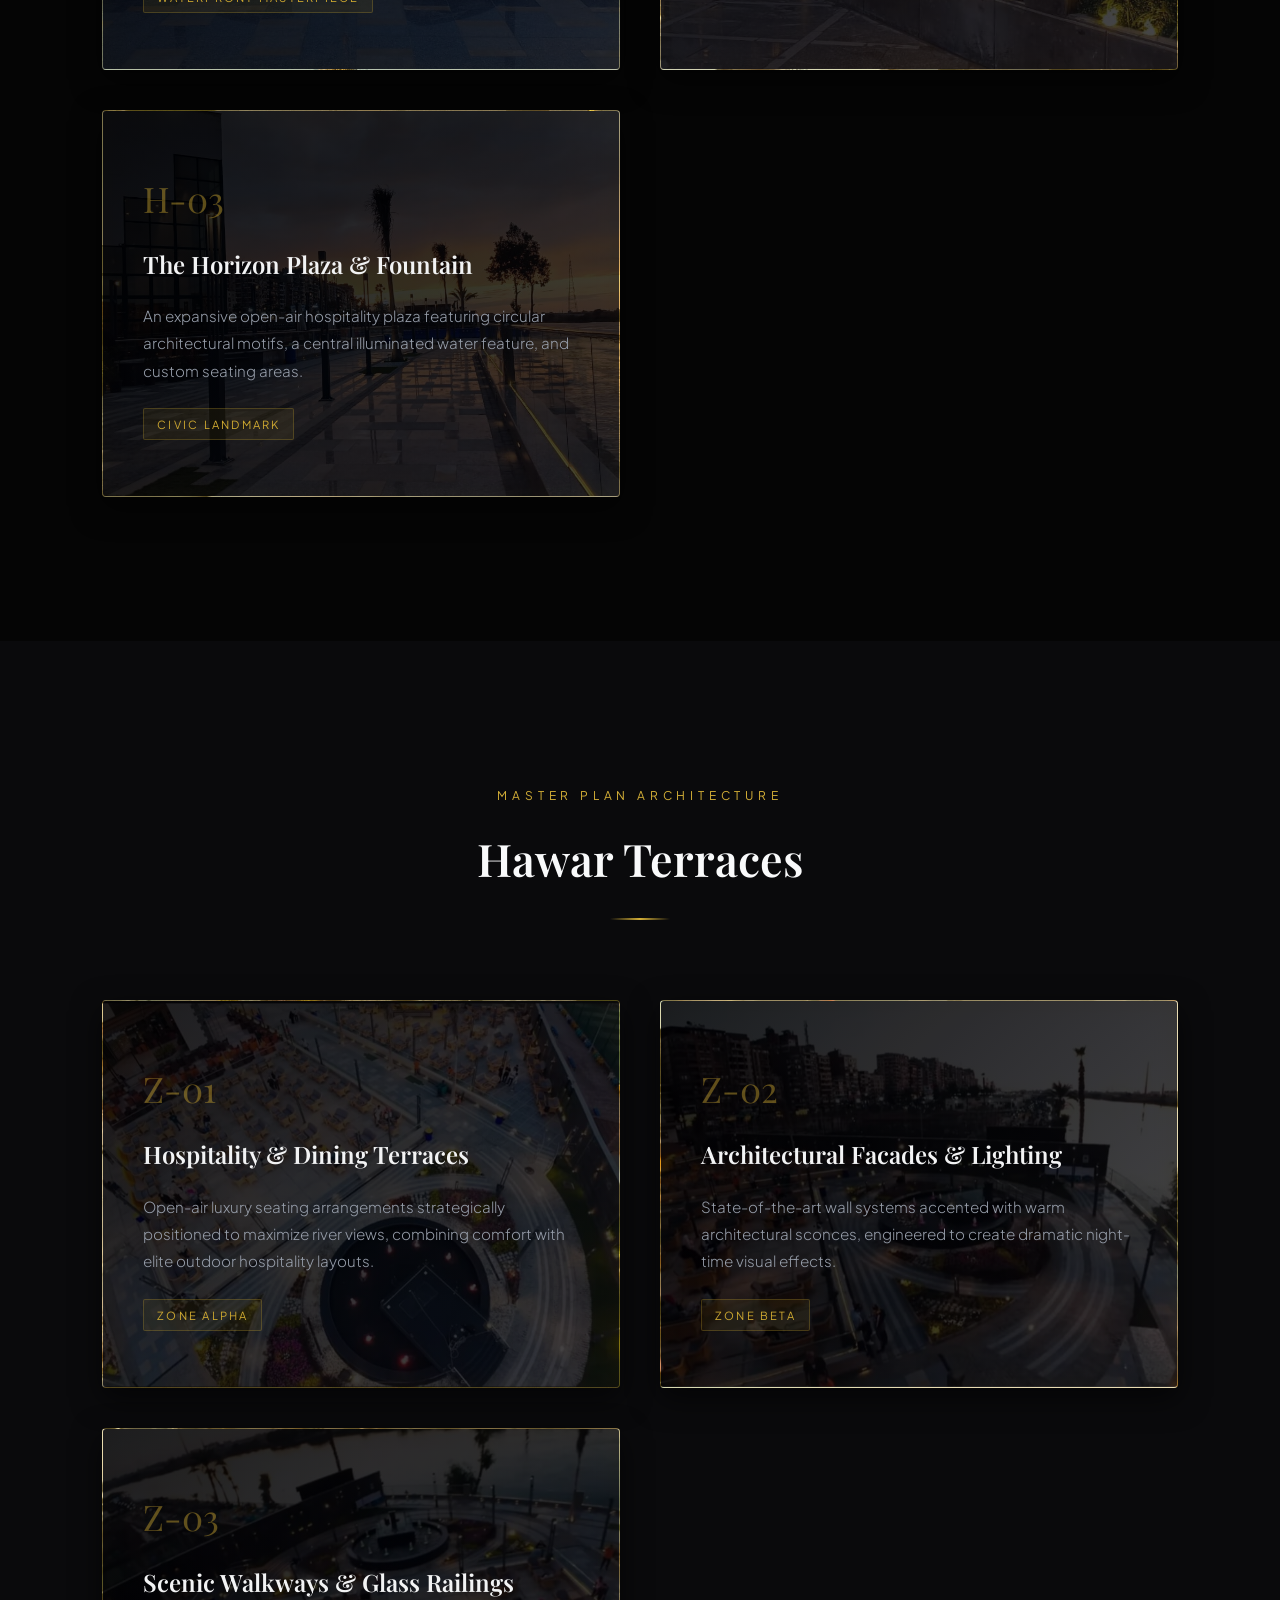
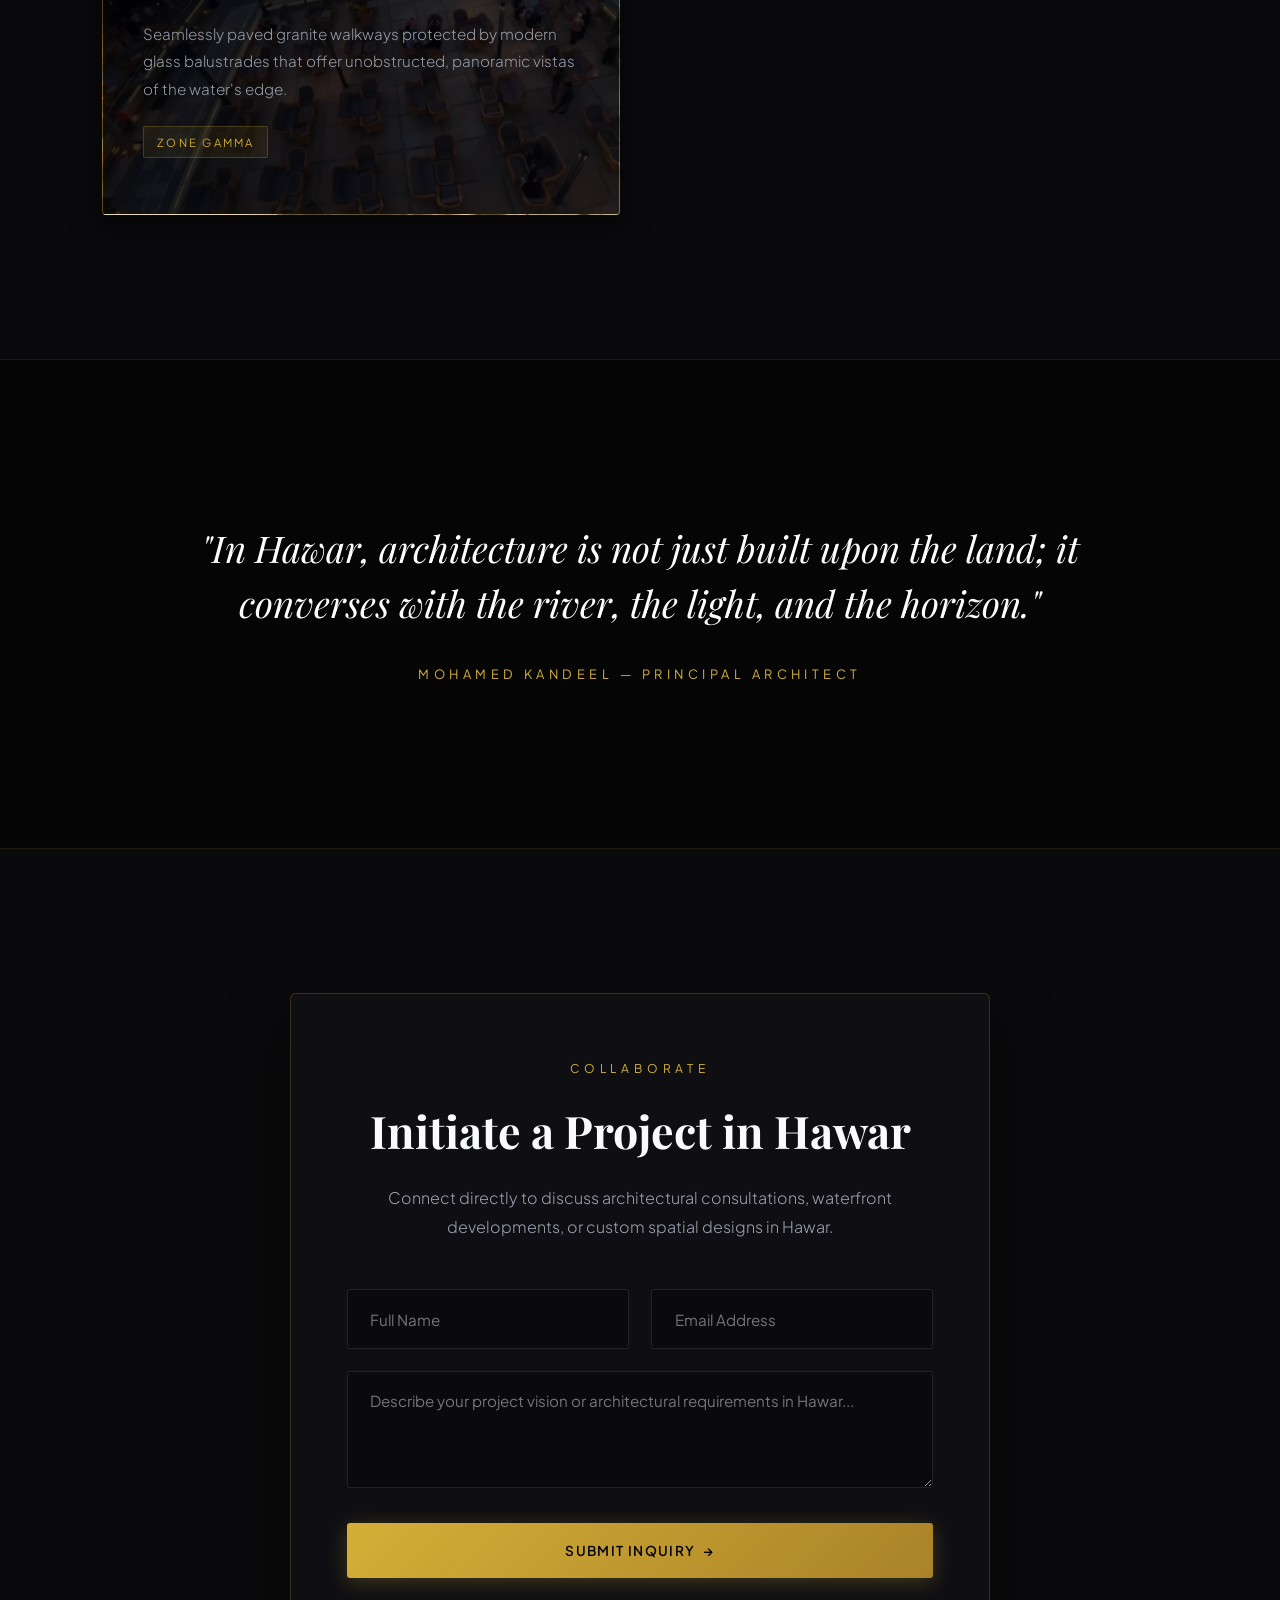
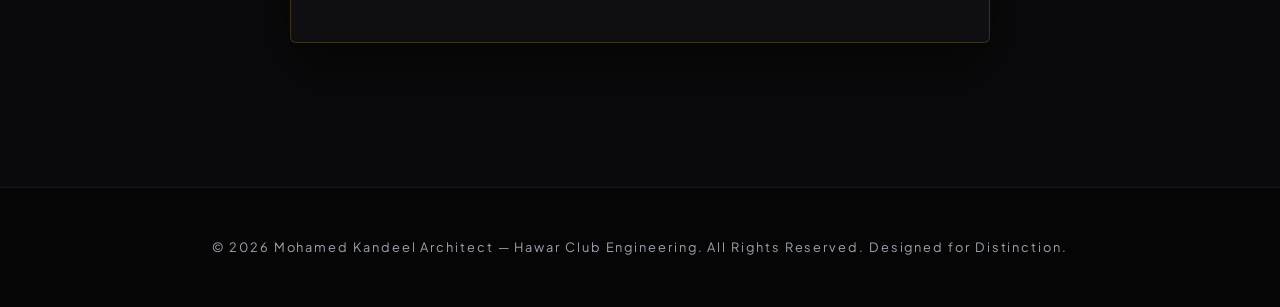
<file: good.html>
<!DOCTYPE html>
<html lang="en">
<head>
    <meta charset="UTF-8">
    <meta name="viewport" content="width=device-width, initial-scale=1.0">
    <title>Mohamed Kandeel | Principal Architect — Hawar Club Engineering</title>
    <link rel="stylesheet" href="green.css">
    <!-- Google Fonts: Playfair Display for luxury serif & Plus Jakarta Sans -->
    <link href="https://fonts.googleapis.com/css2?family=Playfair+Display:ital,wght@0,400;0,600;0,700;1,400&family=Plus+Jakarta+Sans:wght@300;400;500;600;700&display=swap" rel="stylesheet">
</head>
<body>

    <!-- Cinematic Background Ambient Glows -->
    <div class="ambient-glow glow-1"></div>
    <div class="ambient-glow glow-2"></div>
    <div class="ambient-glow glow-3"></div>

    <!-- Header & Navigation -->
    <header class="navbar">
        <div class="logo">MOHAMED KANDEEL</div>
        <nav>
            <a href="#hero">Overview</a>
            <a href="#hawar-project">The Hawar Project</a>
            <a href="#masterplan">Urban Zones</a>
            <a href="#inquiry" class="nav-btn">Private Inquiry</a>
        </nav>
    </header>

    <!-- Hero Section -->
    <section id="hero" class="hero-section">
        <div class="hero-content reveal">
            <span class="sub-badge">Hawar Club Engineering</span>
            <h1>Engineering Excellence, <br>Shaping <em>Hawar Club</em>.</h1>
            <p>Welcome to the portfolio of Mohamed Kandeel. Presenting Hawar Club Engineering—where visionary structural design, elite waterfront master-planning, and cutting-edge execution converge to redefine modern architectural standards.</p>
            <div class="hero-buttons">
                <a href="#hawar-project" class="btn primary-btn">Explore Hawar <span class="btn-arrow">→</span></a>
                <a href="#inquiry" class="btn secondary-btn">Commission Work</a>
            </div>
        </div>
    </section>

    <!-- Hawar Project Showcase Section with Creative Scroll Path -->
    <section id="hawar-project" class="portfolio-section creative-path-container">
        <!-- SVG Curved Animated Path that draws on scroll -->
        <svg class="scroll-path-svg" preserveAspectRatio="none" viewBox="0 0 100 1200" fill="none" xmlns="http://www.w3.org/2000/svg">
            <path id="gold-path" d="M 50 0 C 120 200, -20 400, 50 600 C 120 800, -20 1000, 50 1200" stroke="url(#gold-gradient)" stroke-width="3" stroke-dasharray="12 12" opacity="0.7"/>
            <defs>
                <linearGradient id="gold-gradient" x1="0%" y1="0%" x2="0%" y2="100%">
                    <stop offset="0%" stop-color="#dfb15b" stop-opacity="0" />
                    <stop offset="50%" stop-color="#fef08a" stop-opacity="1" />
                    <stop offset="100%" stop-color="#c5a059" stop-opacity="0.3" />
                </linearGradient>
            </defs>
        </svg>

        <div class="section-header reveal">
            <span class="gold-subtitle">Featured Masterpiece</span>
            <h2>Hawar Waterfront & Plaza Design</h2>
            <div class="header-divider"></div>
        </div>
        
        <div class="luxury-grid">
            <!-- Card 1 -->
            <div class="luxury-card image-card reveal mouse-spotlight" style="background-image: url('4.jpeg');" data-delay="100">
                <div class="card-overlay"></div>
                <div class="card-content">
                    <div class="card-number">H-01</div>
                    <h3>The Grand Plaza & Riverside Terrace</h3>
                    <p>An aerial perspective of the Hawar Club Engineering master plan, showcasing the seamless integration of curved stone pathways, a central illuminated water fountain, and open-air hospitality seating overlooking the tranquil waterfront.</p>
                    <div class="card-tag">Waterfront Masterpiece</div>
                </div>
            </div>
            
            <!-- Card 2 -->
            <div class="luxury-card image-card reveal mouse-spotlight" style="background-image: url('8.jpeg');" data-delay="200">
                <div class="card-overlay"></div>
                <div class="card-content">
                    <div class="card-number">H-02</div>
                    <h3>Vertical Green Walls</h3>
                    <p>Sophisticated dark stone cladding interspersed with living botanical green panels, introducing biophilic architecture to the urban landscape of Hawar.</p>
                    <div class="card-tag">Biophilic Design</div>
                </div>
            </div>
            
            <!-- Card 3 -->
            <div class="luxury-card image-card reveal mouse-spotlight" style="background-image: url('9.jpeg');" data-delay="300">
                <div class="card-overlay"></div>
                <div class="card-content">
                    <div class="card-number">H-03</div>
                    <h3>The Horizon Plaza & Fountain</h3>
                    <p>An expansive open-air hospitality plaza featuring circular architectural motifs, a central illuminated water feature, and custom seating areas.</p>
                    <div class="card-tag">Civic Landmark</div>
                </div>
            </div>
        </div>
    </section>

    <!-- Master Plan & Urban Zones Section -->
    <section id="masterplan" class="philosophy-section">
        <div class="section-header reveal">
            <span class="gold-subtitle">Master Plan Architecture</span>
            <h2>Hawar Terraces</h2>
            <div class="header-divider"></div>
        </div>
        
        <div class="luxury-grid">
            <div class="luxury-card image-card reveal mouse-spotlight" style="background-image: url('5.jpeg');" data-delay="100">
                <div class="card-overlay"></div>
                <div class="card-content">
                    <div class="card-number">Z-01</div>
                    <h3>Hospitality & Dining Terraces</h3>
                    <p>Open-air luxury seating arrangements strategically positioned to maximize river views, combining comfort with elite outdoor hospitality layouts.</p>
                    <div class="card-tag">Zone Alpha</div>
                </div>
            </div>

            <div class="luxury-card image-card reveal mouse-spotlight" style="background-image: url('6.jpeg');" data-delay="200">
                <div class="card-overlay"></div>
                <div class="card-content">
                    <div class="card-number">Z-02</div>
                    <h3>Architectural Facades & Lighting</h3>
                    <p>State-of-the-art wall systems accented with warm architectural sconces, engineered to create dramatic night-time visual effects.</p>
                    <div class="card-tag">Zone Beta</div>
                </div>
            </div>

            <div class="luxury-card image-card reveal mouse-spotlight" style="background-image: url('10.jpeg');" data-delay="300">
                <div class="card-overlay"></div>
                <div class="card-content">
                    <div class="card-number">Z-03</div>
                    <h3>Scenic Walkways & Glass Railings</h3>
                    <p>Seamlessly paved granite walkways protected by modern glass balustrades that offer unobstructed, panoramic vistas of the water's edge.</p>
                    <div class="card-tag">Zone Gamma</div>
                </div>
            </div>
        </div>
    </section>

    <!-- Editorial Quote Section -->
    <section class="editorial-section reveal">
        <div class="editorial-content">
            <blockquote>"In Hawar, architecture is not just built upon the land; it converses with the river, the light, and the horizon."</blockquote>
            <cite>Mohamed Kandeel — Principal Architect</cite>
        </div>
    </section>

    <!-- Inquiry / Contact Section -->
    <section id="inquiry" class="inquiry-section">
        <div class="inquiry-container reveal">
            <span class="gold-subtitle">Collaborate</span>
            <h2>Initiate a Project in Hawar</h2>
            <p>Connect directly to discuss architectural consultations, waterfront developments, or custom spatial designs in Hawar.</p>
            
            <form class="luxury-form" action="https://formspree.io/f/asertalaab@gmail.com" method="POST">
                <div class="form-group">
                    <input type="text" name="name" placeholder="Full Name" required>
                    <input type="email" name="email" placeholder="Email Address" required>
                </div>
                <textarea name="message" placeholder="Describe your project vision or architectural requirements in Hawar..." rows="4" required></textarea>
                <button type="submit" class="btn primary-btn">Submit Inquiry <span class="btn-arrow">→</span></button>
            </form>
        </div>
    </section>

    <!-- Footer -->
    <footer>
        <p>&copy; 2026 Mohamed Kandeel Architect — Hawar Club Engineering. All Rights Reserved. Designed for Distinction.</p>
    </footer>

    <!-- Script File -->
    <script src="green.js"></script>
</body>
</html>
</file>
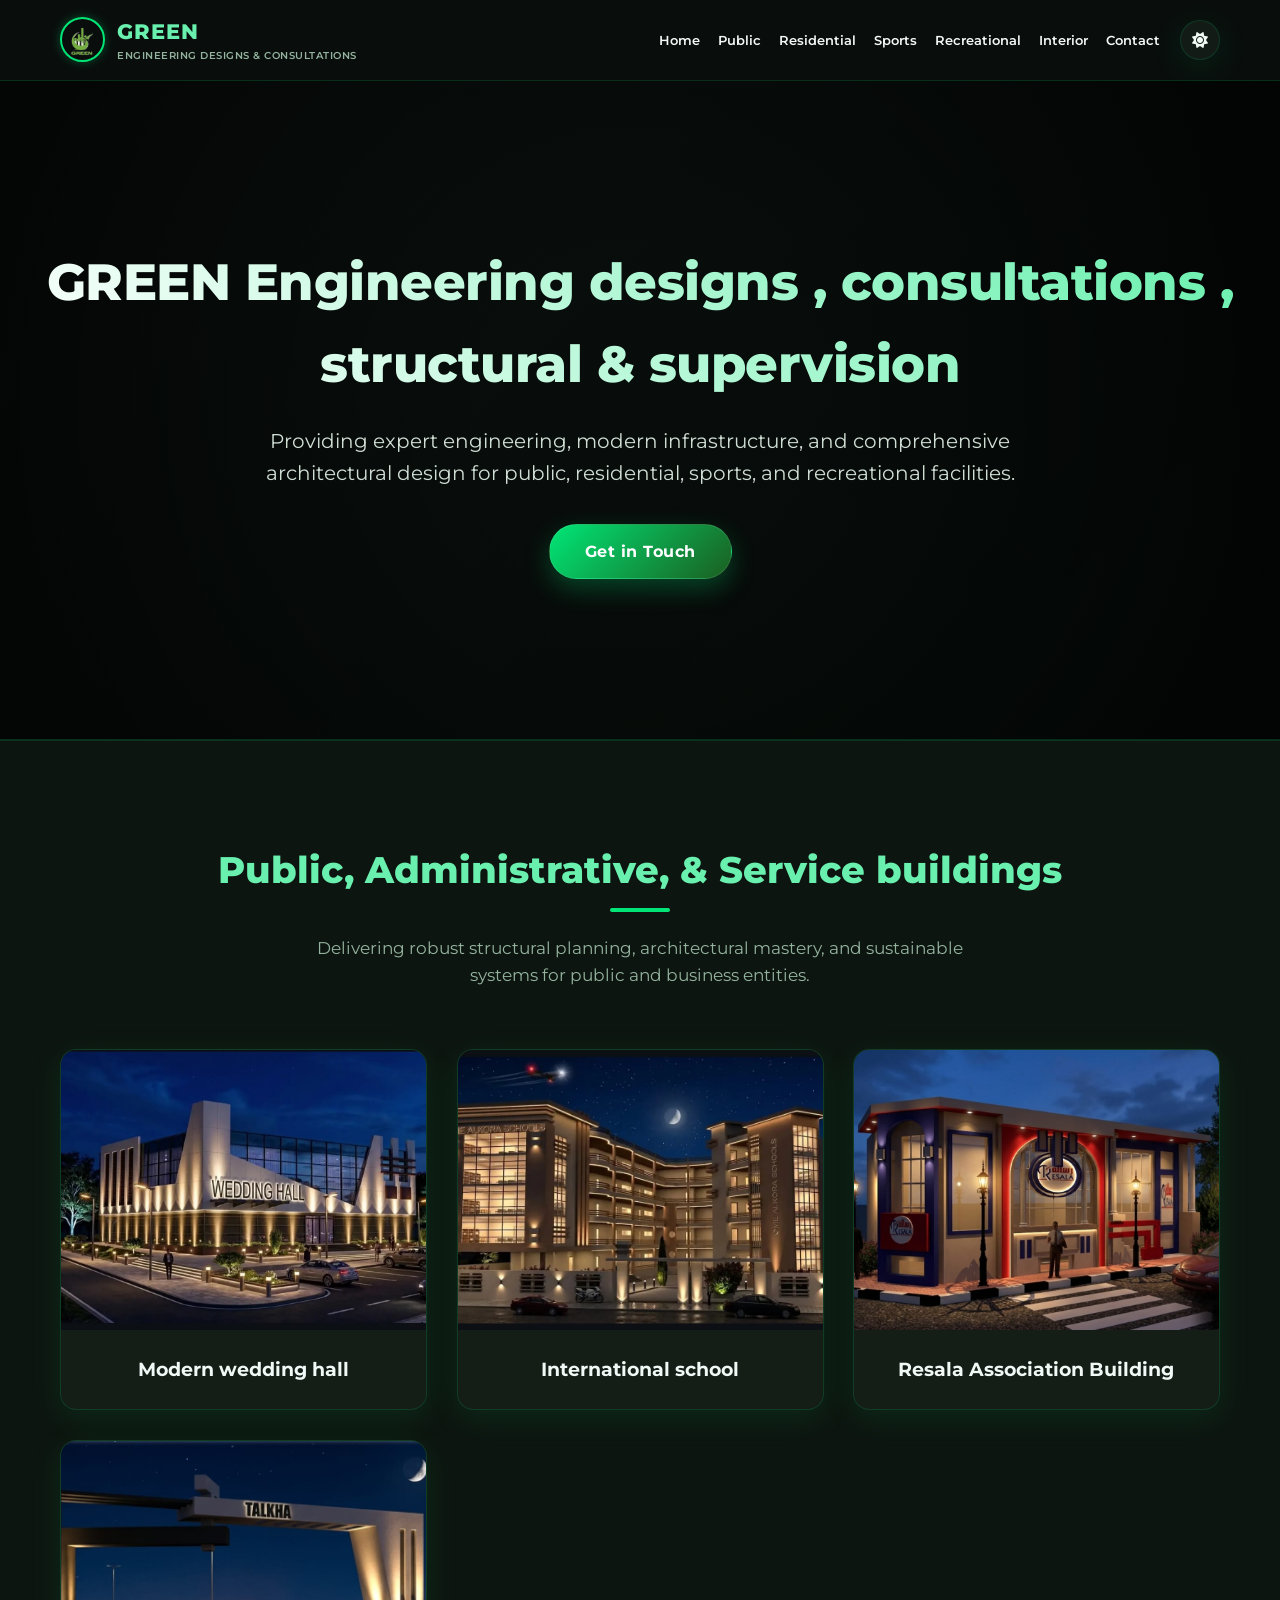
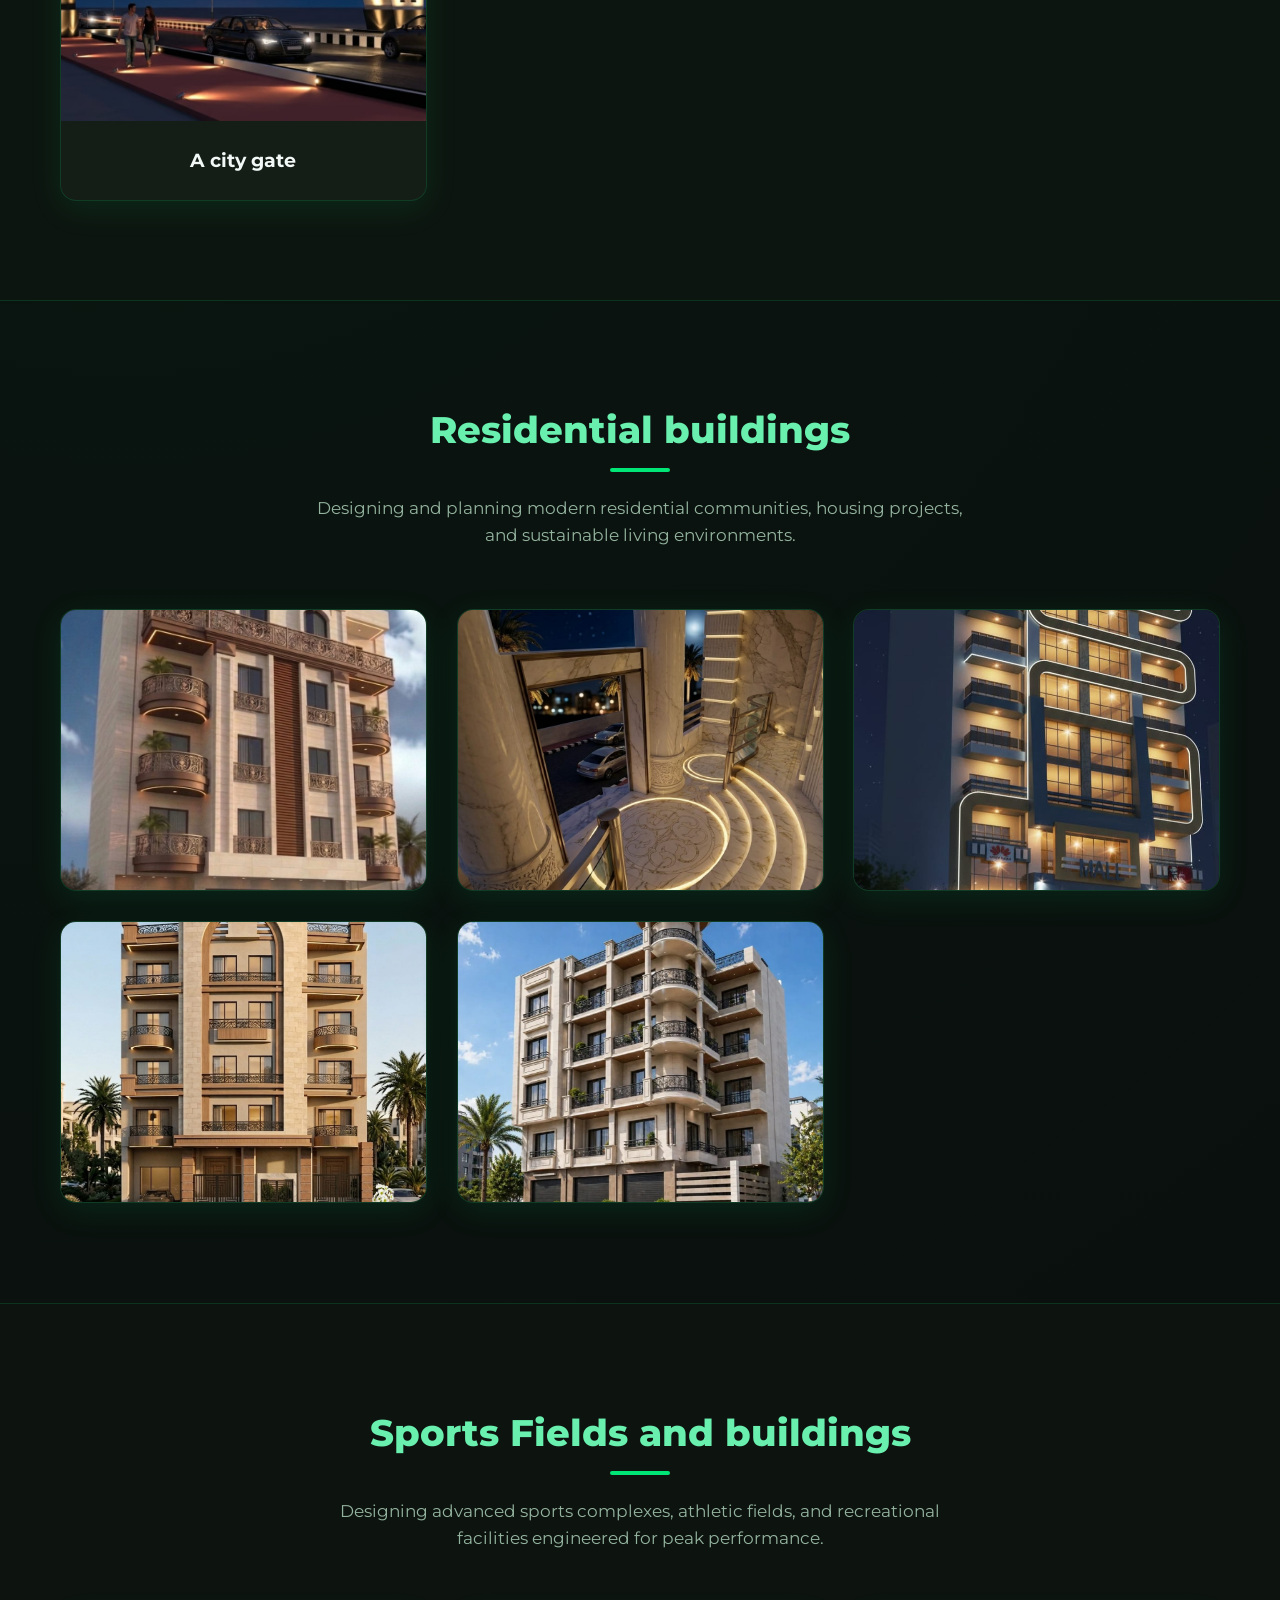
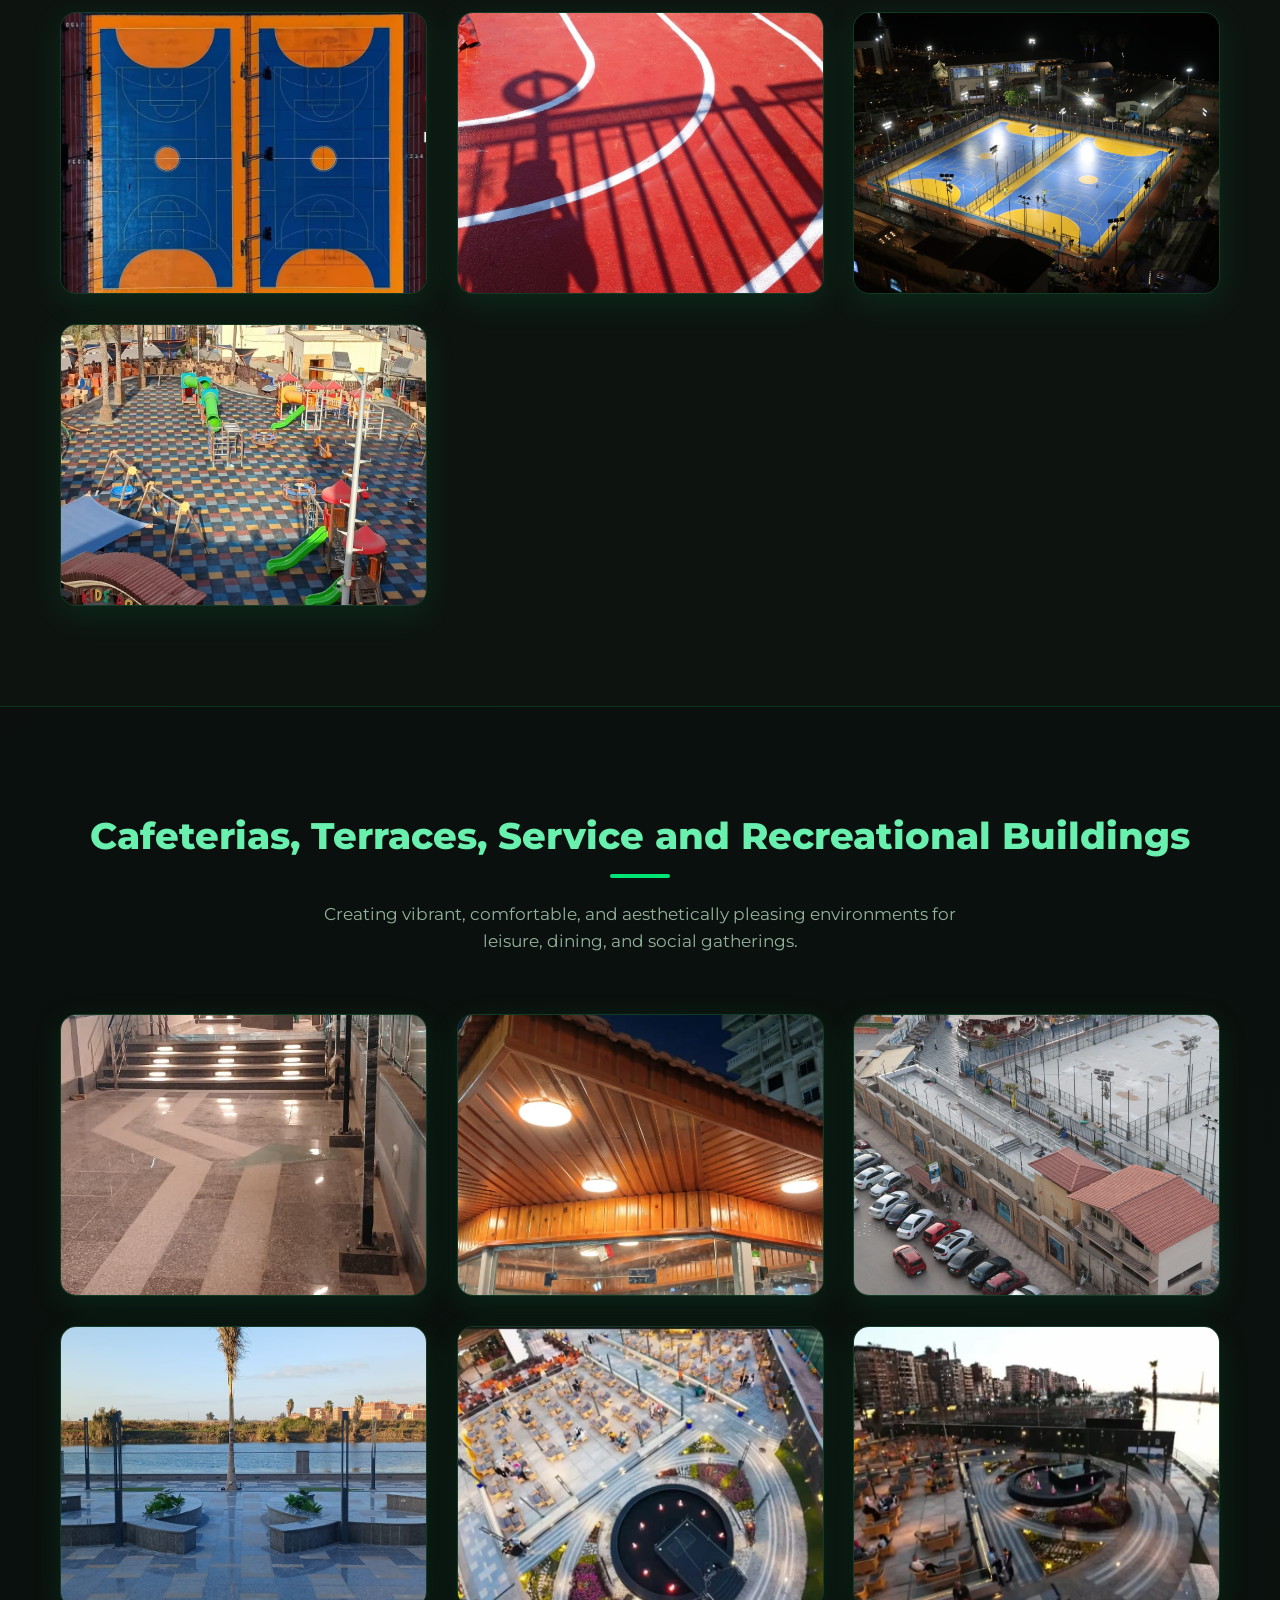
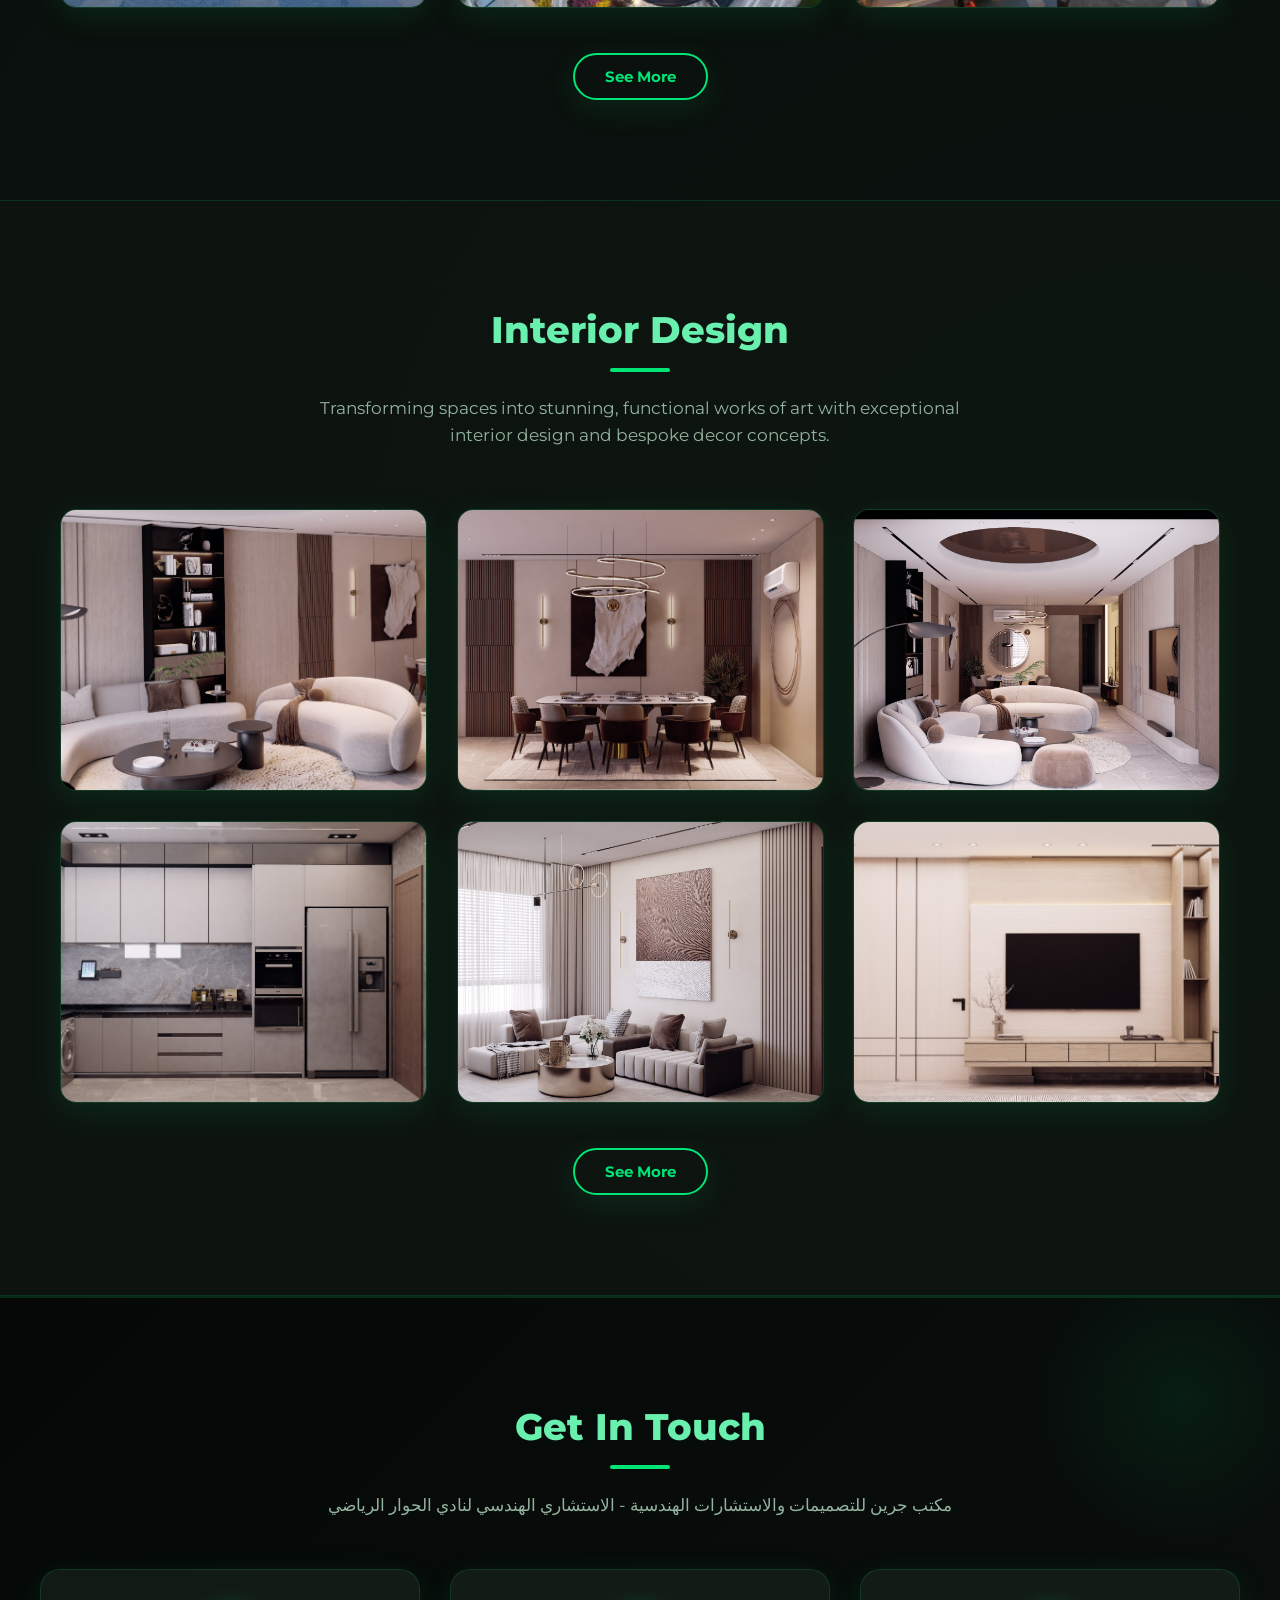
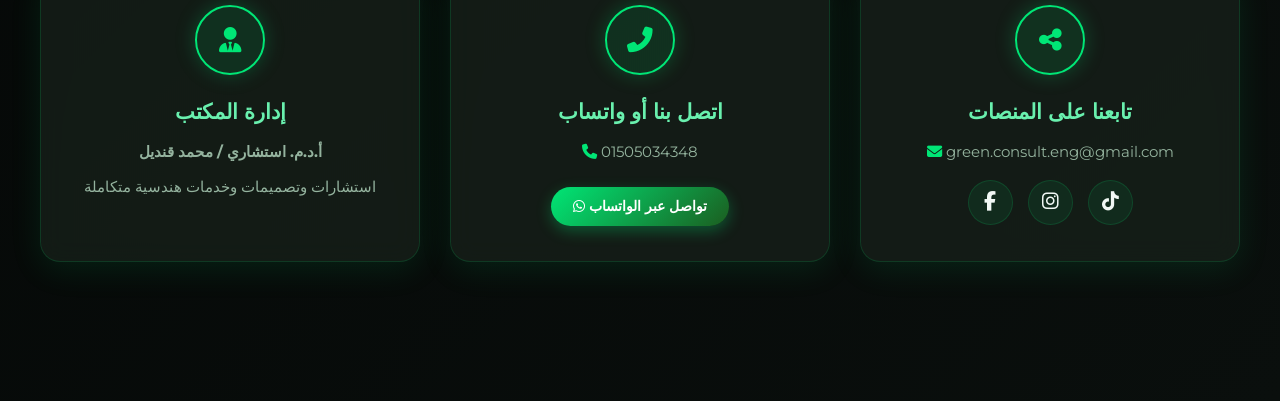
<file: person1.html>
<!DOCTYPE html>
<html lang="en">
<head>
    <meta charset="UTF-8">
    <meta name="viewport" content="width=device-width, initial-scale=1.0">
    <title>GREEN - Engineering & Environmental Consulting</title>
    <!-- Google Fonts & FontAwesome for icons -->
    <link href="https://fonts.googleapis.com/css2?family=Montserrat:wght@400;500;600;700;800&display=swap" rel="stylesheet">
    <link rel="stylesheet" href="https://cdnjs.cloudflare.com/ajax/libs/font-awesome/6.4.0/css/all.min.css">
    <style>
        /* Theme Variables */

/* منع أي خروج للعرض نهائياً على الهواتف */
html, body {
    max-width: 100%;
    overflow-x: hidden;
}

/* إصلاح الـ Glow الخلفي عشان ما يعملش سكرول عرضي في الموبايل */
.ambient-glow {
    position: absolute;
    width: 300px;
    height: 300px;
    max-width: 100vw;
    background: radial-gradient(circle, rgba(212, 175, 55, 0.07) 0%, rgba(0,0,0,0) 70%);
    border-radius: 50%;
    z-index: 0;
    pointer-events: none;
    filter: blur(40px);
    overflow: hidden;
}

        :root {
            --primary-green: #00E676;
            --dark-green: #1B5E20;
            --light-green: #69F0AE;
            --accent-green: #B9F6CA;
            
            /* Default: Dark Mode Variables */
            --bg-dark: #0a0f0d;
            --bg-card: rgba(25, 35, 28, 0.7);
            --bg-light-section: rgba(14, 22, 17, 0.8);
            --text-main: #f1f8f5;
            --text-muted: #94b39e;
            --border-color: rgba(0, 230, 118, 0.15);
            --header-bg: rgba(10, 15, 13, 0.85);
            --footer-bg: #050807;
            --glow-shadow: 0 8px 32px 0 rgba(0, 230, 118, 0.1);
        }

        /* Light Theme Overrides */
        [data-theme="light"] {
            --bg-dark: #f4f9f5;
            --bg-card: rgba(255, 255, 255, 0.85);
            --bg-light-section: #e8f5e9;
            --text-main: #1a2e22;
            --text-muted: #4a6b55;
            --border-color: rgba(46, 125, 50, 0.2);
            --header-bg: rgba(244, 249, 245, 0.85);
            --footer-bg: #112618;
            --light-green: #2E7D32;
            --glow-shadow: 0 8px 32px 0 rgba(46, 125, 50, 0.12);
        }

        * {
            margin: 0;
            padding: 0;
            box-sizing: border-box;
            font-family: 'Montserrat', sans-serif;
            transition: background-color 0.4s ease, color 0.4s ease, border-color 0.4s ease;
        }

        html {
            scroll-behavior: smooth;
        }

        body {
            color: var(--text-main);
            background-color: var(--bg-dark);
            line-height: 1.6;
            overflow-x: hidden;
            background-image: radial-gradient(circle at 10% 20%, rgba(0, 230, 118, 0.03) 0%, transparent 40%),
                              radial-gradient(circle at 90% 80%, rgba(46, 125, 50, 0.03) 0%, transparent 40%);
        }

        a {
            text-decoration: none;
            color: inherit;
        }

        /* ================= SCROLL ANIMATION CLASSES ================= */
        .reveal-from-bottom {
            opacity: 0;
            transform: translateY(50px);
            transition: opacity 0.8s cubic-bezier(0.165, 0.84, 0.44, 1), transform 0.8s cubic-bezier(0.165, 0.84, 0.44, 1);
            will-change: opacity, transform;
        }

        .reveal-from-bottom.active {
            opacity: 1;
            transform: translateY(0);
        }

        .reveal-scale {
            opacity: 0;
            transform: scale(0.9);
            transition: opacity 0.8s cubic-bezier(0.165, 0.84, 0.44, 1), transform 0.8s cubic-bezier(0.165, 0.84, 0.44, 1);
        }

        .reveal-scale.active {
            opacity: 1;
            transform: scale(1);
        }

        /* Header & Navbar */
        header {
            background: var(--header-bg);
            backdrop-filter: blur(12px);
            -webkit-backdrop-filter: blur(12px);
            border-bottom: 1px solid var(--border-color);
            position: sticky;
            top: 0;
            z-index: 1000;
        }

        .navbar {
            max-width: 1200px;
            margin: 0 auto;
            display: flex;
            justify-content: space-between;
            align-items: center;
            padding: 15px 20px;
        }

        .logo-container {
            display: flex;
            align-items: center;
            gap: 12px;
            z-index: 1001;
        }

        .logo-container img {
            height: 45px;
            width: 45px;
            border-radius: 50%;
            object-fit: cover;
            border: 2px solid var(--primary-green);
            box-shadow: 0 0 10px rgba(0, 230, 118, 0.3);
            animation: pulseLogo 3s infinite ease-in-out;
        }

        @keyframes pulseLogo {
            0%, 100% { box-shadow: 0 0 10px rgba(0, 230, 118, 0.3); }
            50% { box-shadow: 0 0 22px rgba(0, 230, 118, 0.7); }
        }

        .logo-text h1 {
            font-size: 1.3rem;
            color: var(--light-green);
            font-weight: 800;
            letter-spacing: 1px;
        }

        .logo-text p {
            font-size: 0.65rem;
            color: var(--text-muted);
            font-weight: 600;
            letter-spacing: 0.5px;
            text-transform: uppercase;
        }

        .nav-right {
            display: flex;
            align-items: center;
            gap: 20px;
        }

        .nav-links {
            display: flex;
            gap: 18px;
            list-style: none;
            align-items: center;
        }

        .nav-links a {
            font-weight: 600;
            font-size: 0.8rem;
            color: var(--text-main);
            position: relative;
            padding: 5px 0;
            transition: color 0.3s ease;
        }

        .nav-links a::after {
            content: '';
            position: absolute;
            width: 0;
            height: 2px;
            bottom: 0;
            left: 0;
            background-color: var(--primary-green);
            transition: width 0.3s ease;
        }

        .nav-links a:hover::after {
            width: 100%;
        }

        .nav-links a:hover {
            color: var(--light-green);
        }

        /* Theme Toggle Button */
        .theme-toggle {
            background: var(--bg-card);
            border: 1px solid var(--border-color);
            color: var(--text-main);
            width: 40px;
            height: 40px;
            border-radius: 50%;
            display: flex;
            justify-content: center;
            align-items: center;
            cursor: pointer;
            font-size: 1rem;
            box-shadow: var(--glow-shadow);
            transition: transform 0.3s ease, border-color 0.3s ease, color 0.3s ease;
            z-index: 1001;
        }

        .theme-toggle:hover {
            transform: scale(1.1) rotate(15deg);
            border-color: var(--primary-green);
            color: var(--primary-green);
        }

        /* Mobile Menu Toggle Button (Hamburger) */
        .menu-toggle {
            display: none;
            background: var(--bg-card);
            border: 1px solid var(--border-color);
            color: var(--text-main);
            width: 40px;
            height: 40px;
            border-radius: 50%;
            justify-content: center;
            align-items: center;
            cursor: pointer;
            font-size: 1.1rem;
            box-shadow: var(--glow-shadow);
            z-index: 1001;
            transition: border-color 0.3s ease, color 0.3s ease;
        }

        .menu-toggle:hover {
            border-color: var(--primary-green);
            color: var(--primary-green);
        }

        /* Hero Section */
        .hero {
            background: linear-gradient(135deg, rgba(10, 15, 13, 0.9), rgba(5, 10, 8, 0.85)), url('https://images.unsplash.com/photo-1503387762-592deb58ef4e?auto=format&fit=crop&w=1920&q=80') no-repeat center center/cover;
            color: #ffffff;
            text-align: center;
            padding: 160px 20px;
            border-bottom: 1px solid var(--border-color);
            position: relative;
        }

        .hero::before {
            content: '';
            position: absolute;
            top: 0; left: 0; width: 100%; height: 100%;
            background: radial-gradient(circle, transparent 20%, rgba(0,0,0,0.6) 90%);
        }

        .hero > div {
            position: relative;
            z-index: 2;
        }

        .hero h2 {
            font-size: 3.2rem;
            margin-bottom: 20px;
            font-weight: 800;
            letter-spacing: -0.5px;
            background: linear-gradient(45deg, #ffffff, var(--light-green));
            -webkit-background-clip: text;
            -webkit-text-fill-color: transparent;
            animation: heroTextGlow 4s infinite alternate;
        }

        @keyframes heroTextGlow {
            0% { filter: drop-shadow(0 2px 10px rgba(0,230,118,0.2)); }
            100% { filter: drop-shadow(0 2px 25px rgba(0,230,118,0.5)); }
        }

        .hero p {
            font-size: 1.25rem;
            max-width: 750px;
            margin: 0 auto 35px;
            font-weight: 400;
            color: #d0ded5;
        }

        .btn {
            display: inline-block;
            background: linear-gradient(135deg, var(--primary-green), var(--dark-green));
            color: #ffffff;
            padding: 14px 35px;
            border-radius: 35px;
            font-weight: 700;
            letter-spacing: 0.5px;
            transition: transform 0.3s ease, box-shadow 0.3s ease, filter 0.3s ease;
            box-shadow: 0 10px 25px rgba(0, 230, 118, 0.25);
            border: 1px solid rgba(255, 255, 255, 0.1);
        }

        .btn:hover {
            transform: translateY(-4px) scale(1.02);
            box-shadow: 0 15px 30px rgba(0, 230, 118, 0.4);
            filter: brightness(1.1);
        }

        /* Section Styling */
        section {
            padding: 100px 20px;
            max-width: 1200px;
            margin: 0 auto;
        }

        .section-title {
            text-align: center;
            margin-bottom: 60px;
        }

        .section-title h2 {
            font-size: 2.3rem;
            color: var(--light-green);
            margin-bottom: 15px;
            font-weight: 800;
            position: relative;
            display: inline-block;
        }

        .section-title h2::after {
            content: '';
            position: absolute;
            width: 60px;
            height: 4px;
            background: var(--primary-green);
            bottom: -12px;
            left: calc(50% - 30px);
            border-radius: 2px;
            transition: width 0.4s ease;
        }

        .section-title:hover h2::after {
            width: 100px;
        }

        .section-title p {
            color: var(--text-muted);
            font-size: 1.05rem;
            margin-top: 20px;
            max-width: 650px;
            margin-left: auto;
            margin-right: auto;
        }

        /* Grid Layouts for Work */
        .work-grid {
            display: grid;
            grid-template-columns: repeat(auto-fit, minmax(280px, 1fr));
            gap: 30px;
        }

        .work-card {
            background: var(--bg-card);
            backdrop-filter: blur(10px);
            -webkit-backdrop-filter: blur(10px);
            border: 1px solid var(--border-color);
            border-radius: 16px;
            overflow: hidden;
            box-shadow: var(--glow-shadow);
            transition: transform 0.4s cubic-bezier(0.165, 0.84, 0.44, 1), border-color 0.4s ease, box-shadow 0.4s ease, opacity 0.6s ease;
        }

        .work-card:hover {
            transform: translateY(-10px) scale(1.01);
            border-color: var(--primary-green);
            box-shadow: 0 20px 40px rgba(0, 230, 118, 0.2);
        }

        .work-card.hidden-card {
            display: none;
        }

        .image-wrapper {
            position: relative;
            overflow: hidden;
            height: 280px;
            cursor: pointer;
        }

        .work-card img {
            width: 100%;
            height: 100%;
            object-fit: cover;
            transition: transform 0.6s cubic-bezier(0.25, 1, 0.5, 1);
        }

        .image-wrapper:hover img {
            transform: scale(1.1) rotate(1deg);
        }

        .image-overlay {
            position: absolute;
            top: 0;
            left: 0;
            width: 100%;
            height: 100%;
            background: linear-gradient(to top, rgba(0,0,0,0.7), rgba(0,0,0,0.2));
            display: flex;
            justify-content: center;
            align-items: center;
            opacity: 0;
            transition: opacity 0.3s ease;
        }

        .image-overlay i {
            color: #ffffff;
            font-size: 1.5rem;
            background: rgba(0, 230, 118, 0.85);
            width: 50px;
            height: 50px;
            display: flex;
            align-items: center;
            justify-content: center;
            border-radius: 50%;
            transform: scale(0.6) rotate(-45deg);
            transition: transform 0.4s cubic-bezier(0.175, 0.885, 0.32, 1.275);
            box-shadow: 0 0 15px rgba(0, 230, 118, 0.5);
        }

        .image-wrapper:hover .image-overlay {
            opacity: 1;
        }

        .image-wrapper:hover .image-overlay i {
            transform: scale(1) rotate(0deg);
        }

        .work-card-content {
            padding: 24px;
            text-align: center;
        }

        .work-card-content h3 {
            font-size: 1.2rem;
            color: var(--text-main);
            font-weight: 700;
        }

        .see-more-container {
            text-align: center;
            margin-top: 45px;
        }

        .see-more-btn {
            background: transparent;
            color: var(--primary-green);
            border: 2px solid var(--primary-green);
            padding: 12px 30px;
            border-radius: 30px;
            font-weight: 700;
            font-size: 0.95rem;
            cursor: pointer;
            transition: all 0.3s ease;
            box-shadow: var(--glow-shadow);
        }

        .see-more-btn:hover {
            background: var(--primary-green);
            color: #000;
            transform: translateY(-3px);
            box-shadow: 0 10px 25px rgba(0, 230, 118, 0.3);
        }

        .bg-light {
            background-color: var(--bg-light-section);
            max-width: 100%;
            border-top: 1px solid var(--border-color);
            border-bottom: 1px solid var(--border-color);
        }

        .bg-light .inner-container {
            max-width: 1200px;
            margin: 0 auto;
        }

        /* Lightbox Modal */
        .lightbox-modal {
            display: none;
            position: fixed;
            z-index: 2000;
            top: 0;
            left: 0;
            width: 100%;
            height: 100%;
            background-color: rgba(0, 0, 0, 0.92);
            backdrop-filter: blur(8px);
            justify-content: center;
            align-items: center;
            padding: 20px;
        }

        .lightbox-modal.active {
            display: flex;
            animation: fadeInModal 0.3s ease forwards;
        }

        @keyframes fadeInModal {
            from { opacity: 0; }
            to { opacity: 1; }
        }

        .lightbox-content {
            max-width: 90%;
            max-height: 85vh;
            border-radius: 12px;
            box-shadow: 0 10px 40px rgba(0,0,0,0.8);
            object-fit: contain;
            border: 2px solid rgba(255, 255, 255, 0.1);
            animation: zoomInImage 0.4s cubic-bezier(0.165, 0.84, 0.44, 1);
        }

        @keyframes zoomInImage {
            from { transform: scale(0.85); opacity: 0; }
            to { transform: scale(1); opacity: 1; }
        }

        .lightbox-close {
            position: absolute;
            top: 30px;
            right: 40px;
            color: #ffffff;
            font-size: 2.5rem;
            cursor: pointer;
            transition: color 0.3s, transform 0.3s;
            background: rgba(255, 255, 255, 0.05);
            width: 50px;
            height: 50px;
            display: flex;
            align-items: center;
            justify-content: center;
            border-radius: 50%;
            border: 1px solid rgba(255, 255, 255, 0.1);
        }

        .lightbox-close:hover {
            color: var(--primary-green);
            background: rgba(255, 255, 255, 0.1);
            transform: rotate(90deg);
        }

        /* Contact Section */
        .contact-section {
            background: linear-gradient(135deg, var(--footer-bg), var(--bg-dark));
            color: #ffffff;
            padding: 100px 20px 40px;
            border-top: 2px solid var(--border-color);
            position: relative;
            overflow: hidden;
        }

        .contact-section::before {
            content: '';
            position: absolute;
            top: -50px;
            right: -50px;
            width: 300px;
            height: 300px;
            background: radial-gradient(circle, rgba(0, 230, 118, 0.08) 0%, transparent 70%);
            border-radius: 50%;
            z-index: 1;
        }

        .contact-container {
            max-width: 1200px;
            margin: 0 auto;
            position: relative;
            z-index: 2;
        }

        .contact-grid {
            display: grid;
            grid-template-columns: repeat(auto-fit, minmax(280px, 1fr));
            gap: 30px;
            margin-bottom: 50px;
        }

        .contact-card {
            background: var(--bg-card);
            backdrop-filter: blur(12px);
            -webkit-backdrop-filter: blur(12px);
            border: 1px solid var(--border-color);
            border-radius: 20px;
            padding: 35px 25px;
            box-shadow: var(--glow-shadow);
            transition: transform 0.4s ease, border-color 0.4s ease, box-shadow 0.4s ease;
            text-align: center;
        }

        .contact-card:hover {
            transform: translateY(-8px);
            border-color: var(--primary-green);
            box-shadow: 0 20px 40px rgba(0, 230, 118, 0.2);
        }

        .contact-icon-box {
            width: 70px;
            height: 70px;
            background: rgba(0, 230, 118, 0.1);
            border: 2px solid var(--primary-green);
            border-radius: 50%;
            display: flex;
            align-items: center;
            justify-content: center;
            margin: 0 auto 20px;
            font-size: 1.6rem;
            color: var(--primary-green);
            box-shadow: 0 0 20px rgba(0, 230, 118, 0.25);
            transition: transform 0.4s cubic-bezier(0.175, 0.885, 0.32, 1.275);
        }

        .contact-card:hover .contact-icon-box {
            transform: scale(1.15) rotate(15deg);
        }

        .contact-card h3 {
            font-size: 1.3rem;
            color: var(--light-green);
            margin-bottom: 12px;
            font-weight: 700;
        }

        .contact-card p {
            font-size: 0.95rem;
            color: var(--text-muted);
            margin-bottom: 10px;
            word-break: break-word;
        }

        .contact-link {
            display: inline-block;
            margin-top: 12px;
            background: linear-gradient(135deg, var(--primary-green), var(--dark-green));
            color: #ffffff;
            padding: 9px 22px;
            border-radius: 25px;
            font-weight: 700;
            font-size: 0.85rem;
            box-shadow: 0 5px 15px rgba(0, 230, 118, 0.3);
            transition: all 0.3s ease;
        }

        .contact-link:hover {
            transform: scale(1.05);
            filter: brightness(1.15);
            color: #ffffff;
        }

        /* Social Media Icons Grid */
        .social-icons-wrapper {
            display: flex;
            justify-content: center;
            gap: 15px;
            margin-top: 15px;
            flex-wrap: wrap;
        }

        .social-icon-btn {
            width: 45px;
            height: 45px;
            background: rgba(0, 230, 118, 0.08);
            border: 1px solid var(--border-color);
            border-radius: 50%;
            display: flex;
            align-items: center;
            justify-content: center;
            color: var(--text-main);
            font-size: 1.2rem;
            transition: all 0.3s ease;
        }

        .social-icon-btn:hover {
            background: var(--primary-green);
            color: #000;
            transform: translateY(-5px) scale(1.15);
            border-color: var(--primary-green);
            box-shadow: 0 8px 20px rgba(0, 230, 118, 0.4);
        }

        .footer-bottom {
            text-align: center;
            border-top: 1px solid rgba(255, 255, 255, 0.08);
            padding-top: 25px;
            font-size: 0.9rem;
            color: var(--text-muted);
        }

        /* ================= RESPONSIVE DESIGN & MOBILE NAV ================= */
        @media (max-width: 992px) {
            .menu-toggle {
                display: flex;
            }

            .nav-links {
                position: fixed;
                top: 0;
                right: -100%;
                width: 280px;
                height: 100vh;
                background: var(--header-bg);
                backdrop-filter: blur(20px);
                -webkit-backdrop-filter: blur(20px);
                flex-direction: column;
                justify-content: center;
                align-items: center;
                gap: 25px;
                box-shadow: -10px 0 30px rgba(0, 0, 0, 0.5);
                border-left: 1px solid var(--border-color);
                transition: right 0.4s cubic-bezier(0.165, 0.84, 0.44, 1);
                z-index: 999;
            }

            .nav-links.active {
                right: 0;
            }

            .nav-links a {
                font-size: 1.1rem;
            }
        }

        @media (max-width: 768px) {
            .hero {
                padding: 120px 15px;
            }
            .hero h2 {
                font-size: 2.2rem;
            }
            .hero p {
                font-size: 1rem;
            }
            section {
                padding: 70px 15px;
            }
            .section-title h2 {
                font-size: 1.8rem;
            }
            .section-title p {
                font-size: 0.95rem;
            }
            .logo-text h1 {
                font-size: 1.1rem;
            }
            .logo-text p {
                font-size: 0.55rem;
            }
            .logo-container img {
                height: 38px;
                width: 38px;
            }
        }
    </style>
</head>
<body data-theme="dark">

    <!-- Header & Navbar -->
    <header>
        <div class="navbar">
            <div class="logo-container">
                <img src="logo.png" alt="GREEN Logo">
                <div class="logo-text">
                    <h1>GREEN</h1>
                    <p>Engineering designs & consultations</p>
                </div>
            </div>
            <div class="nav-right">
                <ul class="nav-links" id="navLinks">
                    <li><a href="#home" onclick="closeMenu()">Home</a></li>
                    <li><a href="#facilities" onclick="closeMenu()">Public</a></li>
                    <li><a href="#residential" onclick="closeMenu()">Residential</a></li>
                    <li><a href="#sports" onclick="closeMenu()">Sports</a></li>
                    <li><a href="#recreational" onclick="closeMenu()">Recreational</a></li>
                    <li><a href="#interior" onclick="closeMenu()">Interior</a></li>
                    <li><a href="#contact" onclick="closeMenu()">Contact</a></li>
                </ul>
                <button class="theme-toggle" id="themeToggleBtn" onclick="toggleTheme()" aria-label="Toggle dark/light mode">
                    <i class="fas fa-sun" id="themeIcon"></i>
                </button>
                <button class="menu-toggle" id="menuToggleBtn" onclick="toggleMenu()" aria-label="Toggle navigation menu">
                    <i class="fas fa-bars" id="menuIcon"></i>
                </button>
            </div>
        </div>
    </header>

    <!-- Hero Section -->
    <section id="home" class="hero" style="max-width: 100%;">
        <div style="max-width: 1200px; margin: 0 auto;" class="reveal-scale">
            <h2>GREEN Engineering designs , consultations , structural & supervision</h2>
            <p>Providing expert engineering, modern infrastructure, and comprehensive architectural design for public, residential, sports, and recreational facilities.</p>
            <a href="#contact" class="btn">Get in Touch</a>
        </div>
    </section>

    <!-- Public, Administrative, and Service Facilities Section -->
    <div class="bg-light">
        <section id="facilities">
            <div class="inner-container">
                <div class="section-title reveal-from-bottom">
                    <h2>Public, Administrative, & Service buildings</h2>
                    <p>Delivering robust structural planning, architectural mastery, and sustainable systems for public and business entities.</p>
                </div>
                <div class="work-grid">
                    <div class="work-card reveal-from-bottom" style="transition-delay: 0.1s;">
                        <div class="image-wrapper" onclick="openLightbox(this)">
                            <img src="hall.jpeg" alt="Modern wedding hall">
                            <div class="image-overlay"><i class="fas fa-search-plus"></i></div>
                        </div>
                        <div class="work-card-content">
                            <h3>Modern wedding hall</h3>
                        </div>
                    </div>
                    <div class="work-card reveal-from-bottom" style="transition-delay: 0.2s;">
                        <div class="image-wrapper" onclick="openLightbox(this)">
                            <img src="international_school.jpeg" alt="International school">
                            <div class="image-overlay"><i class="fas fa-search-plus"></i></div>
                        </div>
                        <div class="work-card-content">
                            <h3>International school</h3>
                        </div>
                    </div>
                    <div class="work-card reveal-from-bottom" style="transition-delay: 0.3s;">
                        <div class="image-wrapper" onclick="openLightbox(this)">
                            <img src="resala_association.jpeg" alt="Resala Association Building">
                            <div class="image-overlay"><i class="fas fa-search-plus"></i></div>
                        </div>
                        <div class="work-card-content">
                            <h3>Resala Association Building</h3>
                        </div>
                    </div>
                    <div class="work-card reveal-from-bottom" style="transition-delay: 0.4s;">
                        <div class="image-wrapper" onclick="openLightbox(this)">
                            <img src="city_gate.jpeg" alt="A city gate">
                            <div class="image-overlay"><i class="fas fa-search-plus"></i></div>
                        </div>
                        <div class="work-card-content">
                            <h3>A city gate</h3>
                        </div>
                    </div>
                </div>
            </div>
        </section>
    </div>

    <!-- Residential Facilities Section -->
    <section id="residential">
        <div class="section-title reveal-from-bottom">
            <h2>Residential buildings</h2>
            <p>Designing and planning modern residential communities, housing projects, and sustainable living environments.</p>
        </div>
        <div class="work-grid">
            <div class="work-card reveal-from-bottom" style="transition-delay: 0.1s;">
                <div class="image-wrapper" onclick="openLightbox(this)">
                    <img src="ho1 (1).jpeg" alt="Residential Project">
                    <div class="image-overlay"><i class="fas fa-search-plus"></i></div>
                </div>
            </div>
            <div class="work-card reveal-from-bottom" style="transition-delay: 0.2s;">
                <div class="image-wrapper" onclick="openLightbox(this)">
                    <img src="ho1 (2).jpeg" alt="Residential Project">
                    <div class="image-overlay"><i class="fas fa-search-plus"></i></div>
                </div>
            </div>
            <div class="work-card reveal-from-bottom" style="transition-delay: 0.3s;">
                <div class="image-wrapper" onclick="openLightbox(this)">
                    <img src="ho1 (3).jpeg" alt="Residential Project">
                    <div class="image-overlay"><i class="fas fa-search-plus"></i></div>
                </div>
            </div>
            <div class="work-card reveal-from-bottom" style="transition-delay: 0.4s;">
                <div class="image-wrapper" onclick="openLightbox(this)">
                    <img src="ho1 (4).jpeg" alt="Residential Project">
                    <div class="image-overlay"><i class="fas fa-search-plus"></i></div>
                </div>
            </div>
            <div class="work-card reveal-from-bottom" style="transition-delay: 0.5s;">
                <div class="image-wrapper" onclick="openLightbox(this)">
                    <img src="ho1 (5).jpeg" alt="Residential Project">
                    <div class="image-overlay"><i class="fas fa-search-plus"></i></div>
                </div>
            </div>
        </div>
    </section>

    <!-- Sports Fields and Facilities Section -->
    <div class="bg-light">
        <section id="sports">
            <div class="inner-container">
                <div class="section-title reveal-from-bottom">
                    <h2>Sports Fields and buildings</h2>
                    <p>Designing advanced sports complexes, athletic fields, and recreational facilities engineered for peak performance.</p>
                </div>
                <div class="work-grid">
                    <div class="work-card reveal-from-bottom" style="transition-delay: 0.1s;">
                        <div class="image-wrapper" onclick="openLightbox(this)">
                            <img src="popo.jpeg" alt="Sports Facility 1">
                            <div class="image-overlay"><i class="fas fa-search-plus"></i></div>
                        </div>
                    </div>
                    <div class="work-card reveal-from-bottom" style="transition-delay: 0.2s;">
                        <div class="image-wrapper" onclick="openLightbox(this)">
                            <img src="track.jpeg" alt="Sports Facility 2" >
                            <div class="image-overlay"><i class="fas fa-search-plus"></i></div>
                        </div>
                    </div>
                    <div class="work-card reveal-from-bottom" style="transition-delay: 0.3s;">
                        <div class="image-wrapper" onclick="openLightbox(this)">
                            <img src="top.jpeg" alt="Sports Facility 3">
                            <div class="image-overlay"><i class="fas fa-search-plus"></i></div>
                        </div>
                    </div>
                      <div class="work-card reveal-from-bottom" style="transition-delay: 0.2s;">
                        <div class="image-wrapper" onclick="openLightbox(this)">
                            <img src="sportf.jpeg" alt="Sports Facility 2" >
                            <div class="image-overlay"><i class="fas fa-search-plus"></i></div>
                        </div>
                    </div>
                </div>
            </div>
        </section>
    </div>

    <!-- Cafeterias, Terraces, Service and Recreational Facilities Section -->
    <section id="recreational">
        <div class="section-title reveal-from-bottom">
            <h2>Cafeterias, Terraces, Service and Recreational Buildings</h2>
            <p>Creating vibrant, comfortable, and aesthetically pleasing environments for leisure, dining, and social gatherings.</p>
        </div>
        <div class="work-grid" id="recreationalGrid">
            <!-- Photo 1 (Visible) -->
            <div class="work-card reveal-from-bottom" style="transition-delay: 0.1s;">
                <div class="image-wrapper" onclick="openLightbox(this)">
                    <img src="1 (1).jpeg" alt="Recreational Facility 1" onerror="this.src='https://images.unsplash.com/photo-1554118811-1e0d58224f24?auto=format&fit=crop&w=800&q=80'">
                    <div class="image-overlay"><i class="fas fa-search-plus"></i></div>
                </div>
            </div>
            <!-- Photo 2 (Visible) -->
            <div class="work-card reveal-from-bottom" style="transition-delay: 0.2s;">
                <div class="image-wrapper" onclick="openLightbox(this)">
                    <img src="2.jpeg" alt="Recreational Facility 2" onerror="this.src='https://images.unsplash.com/photo-1517248135467-4c7edcad34c4?auto=format&fit=crop&w=800&q=80'">
                    <div class="image-overlay"><i class="fas fa-search-plus"></i></div>
                </div>
            </div>
            <!-- Photo 3 (Visible) -->
            <div class="work-card reveal-from-bottom" style="transition-delay: 0.3s;">
                <div class="image-wrapper" onclick="openLightbox(this)">
                    <img src="3.jpeg" alt="Recreational Facility 3" onerror="this.src='https://images.unsplash.com/photo-1537047902294-62a40c20a6ae?auto=format&fit=crop&w=800&q=80'">
                    <div class="image-overlay"><i class="fas fa-search-plus"></i></div>
                </div>
            </div>
            <!-- Photo 4 (Visible) -->
            <div class="work-card reveal-from-bottom" style="transition-delay: 0.4s;">
                <div class="image-wrapper" onclick="openLightbox(this)">
                    <img src="4.jpeg" alt="Recreational Facility 4" onerror="this.src='https://images.unsplash.com/photo-1578474846511-04ba529f0b88?auto=format&fit=crop&w=800&q=80'">
                    <div class="image-overlay"><i class="fas fa-search-plus"></i></div>
                </div>
            </div>
            <!-- Photo 5 (Visible) -->
            <div class="work-card reveal-from-bottom" style="transition-delay: 0.5s;">
                <div class="image-wrapper" onclick="openLightbox(this)">
                    <img src="5.jpeg" alt="Recreational Facility 5" onerror="this.src='https://images.unsplash.com/photo-1519671482749-fd09be7ccebf?auto=format&fit=crop&w=800&q=80'">
                    <div class="image-overlay"><i class="fas fa-search-plus"></i></div>
                </div>
            </div>
            <!-- Photo 6 (Visible) -->
            <div class="work-card reveal-from-bottom" style="transition-delay: 0.6s;">
                <div class="image-wrapper" onclick="openLightbox(this)">
                    <img src="6.jpeg" alt="Recreational Facility 6" onerror="this.src='https://images.unsplash.com/photo-1445019980597-93fa8acb246c?auto=format&fit=crop&w=800&q=80'">
                    <div class="image-overlay"><i class="fas fa-search-plus"></i></div>
                </div>
            </div>
            
            <!-- Photo 7 (Hidden initially) -->
            <div class="work-card hidden-card">
                <div class="image-wrapper" onclick="openLightbox(this)">
                    <img src="7.jpeg" alt="Recreational Facility 7" onerror="this.src='https://images.unsplash.com/photo-1525610553991-2bede1a236e2?auto=format&fit=crop&w=800&q=80'">
                    <div class="image-overlay"><i class="fas fa-search-plus"></i></div>
                </div>
            </div>
            <!-- Photo 8 (Hidden initially) -->
            <div class="work-card hidden-card">
                <div class="image-wrapper" onclick="openLightbox(this)">
                    <img src="8.jpeg" alt="Recreational Facility 8" onerror="this.src='https://images.unsplash.com/photo-1507652313519-d4e9174996dd?auto=format&fit=crop&w=800&q=80'">
                    <div class="image-overlay"><i class="fas fa-search-plus"></i></div>
                </div>
            </div>
            <!-- Photo 9 (Hidden initially) -->
            <div class="work-card hidden-card">
                <div class="image-wrapper" onclick="openLightbox(this)">
                    <img src="9.jpeg" alt="Recreational Facility 9" onerror="this.src='https://images.unsplash.com/photo-1520250497591-112f2f40a3f4?auto=format&fit=crop&w=800&q=80'">
                    <div class="image-overlay"><i class="fas fa-search-plus"></i></div>
                </div>
            </div>
            <!-- Photo 10 (Hidden initially) -->
            <div class="work-card hidden-card">
                <div class="image-wrapper" onclick="openLightbox(this)">
                    <img src="10.jpeg" alt="Recreational Facility 10" onerror="this.src='https://images.unsplash.com/photo-1543007630-9710e4a00a20?auto=format&fit=crop&w=800&q=80'">
                    <div class="image-overlay"><i class="fas fa-search-plus"></i></div>
                </div>
            </div>
            <!-- Photo 11 (Hidden initially) -->
            <div class="work-card hidden-card">
                <div class="image-wrapper" onclick="openLightbox(this)">
                    <img src="11.jpeg" alt="Recreational Facility 11" onerror="this.src='https://images.unsplash.com/photo-1533777857889-4be7c70b33f7?auto=format&fit=crop&w=800&q=80'">
                    <div class="image-overlay"><i class="fas fa-search-plus"></i></div>
                </div>
            </div>
            <!-- Photo 12 (Hidden initially) -->
            <div class="work-card hidden-card">
                <div class="image-wrapper" onclick="openLightbox(this)">
                    <img src="12.jpeg" alt="Recreational Facility 12" onerror="this.src='https://images.unsplash.com/photo-1561501900-3701fa6a0864?auto=format&fit=crop&w=800&q=80'">
                    <div class="image-overlay"><i class="fas fa-search-plus"></i></div>
                </div>
            </div>
        </div>
        
        <!-- See More Button -->
        <div class="see-more-container reveal-from-bottom">
            <button class="see-more-btn" id="seeMoreBtnRec" onclick="toggleSeeMore('recreationalGrid', 'seeMoreBtnRec')">See More</button>
        </div>
    </section>

    <!-- Interior Design Section -->
    <div class="bg-light">
        <section id="interior">
            <div class="inner-container">
                <div class="section-title reveal-from-bottom">
                    <h2>Interior Design</h2>
                    <p>Transforming spaces into stunning, functional works of art with exceptional interior design and bespoke decor concepts.</p>
                </div>
                <div class="work-grid" id="interiorGrid">
                    <!-- Photo 1 (Visible) -->
                    <div class="work-card reveal-from-bottom" style="transition-delay: 0.1s;">
                        <div class="image-wrapper" onclick="openLightbox(this)">
                            <img src="d.jpeg" alt="Interior Design 1" onerror="this.src='https://images.unsplash.com/photo-1618221195710-dd6b41faaea6?auto=format&fit=crop&w=800&q=80'">
                            <div class="image-overlay"><i class="fas fa-search-plus"></i></div>
                        </div>
                    </div>
                    <!-- Photo 2 (Visible) -->
                    <div class="work-card reveal-from-bottom" style="transition-delay: 0.2s;">
                        <div class="image-wrapper" onclick="openLightbox(this)">
                            <img src="d2.jpeg" alt="Interior Design 2" onerror="this.src='https://images.unsplash.com/photo-1600585154340-be6161a56a0c?auto=format&fit=crop&w=800&q=80'">
                            <div class="image-overlay"><i class="fas fa-search-plus"></i></div>
                        </div>
                    </div>
                    <!-- Photo 3 (Visible) -->
                    <div class="work-card reveal-from-bottom" style="transition-delay: 0.3s;">
                        <div class="image-wrapper" onclick="openLightbox(this)">
                            <img src="d3.jpeg" alt="Interior Design 3" onerror="this.src='https://images.unsplash.com/photo-1600210492486-724fe5c67fb0?auto=format&fit=crop&w=800&q=80'">
                            <div class="image-overlay"><i class="fas fa-search-plus"></i></div>
                        </div>
                    </div>
                    <!-- Photo 4 (Visible) -->
                    <div class="work-card reveal-from-bottom" style="transition-delay: 0.4s;">
                        <div class="image-wrapper" onclick="openLightbox(this)">
                            <img src="d4.jpeg" alt="Interior Design 4" onerror="this.src='https://images.unsplash.com/photo-1616046229478-9901c5536a45?auto=format&fit=crop&w=800&q=80'">
                            <div class="image-overlay"><i class="fas fa-search-plus"></i></div>
                        </div>
                    </div>
                    <!-- Photo 5 (Visible) -->
                    <div class="work-card reveal-from-bottom" style="transition-delay: 0.5s;">
                        <div class="image-wrapper" onclick="openLightbox(this)">
                            <img src="d5.jpeg" alt="Interior Design 5" onerror="this.src='https://images.unsplash.com/photo-1615874959474-d609969a25ed?auto=format&fit=crop&w=800&q=80'">
                            <div class="image-overlay"><i class="fas fa-search-plus"></i></div>
                        </div>
                    </div>
                    <!-- Photo 6 (Visible) -->
                    <div class="work-card reveal-from-bottom" style="transition-delay: 0.6s;">
                        <div class="image-wrapper" onclick="openLightbox(this)">
                            <img src="d6.jpeg" alt="Interior Design 6" onerror="this.src='https://images.unsplash.com/photo-1583847268964-b28dc8f51f92?auto=format&fit=crop&w=800&q=80'">
                            <div class="image-overlay"><i class="fas fa-search-plus"></i></div>
                        </div>
                    </div>
                    
                    <!-- Photo 7 (Hidden initially) -->
                    <div class="work-card hidden-card">
                        <div class="image-wrapper" onclick="openLightbox(this)">
                            <img src="d7.jpeg" alt="Interior Design 7" onerror="this.src='https://images.unsplash.com/photo-1600566753376-12c8ab7fb75b?auto=format&fit=crop&w=800&q=80'">
                            <div class="image-overlay"><i class="fas fa-search-plus"></i></div>
                        </div>
                    </div>
                    <!-- Photo 8 (Hidden initially) -->
                    <div class="work-card hidden-card">
                        <div class="image-wrapper" onclick="openLightbox(this)">
                            <img src="d8.jpeg" alt="Interior Design 8" onerror="this.src='https://images.unsplash.com/photo-1600607687939-ce8a6c25118c?auto=format&fit=crop&w=800&q=80'">
                            <div class="image-overlay"><i class="fas fa-search-plus"></i></div>
                        </div>
                    </div>
                    <!-- Photo 9 (Hidden initially) -->
                    <div class="work-card hidden-card">
                        <div class="image-wrapper" onclick="openLightbox(this)">
                            <img src="d9.jpeg" alt="Interior Design 9" onerror="this.src='https://images.unsplash.com/photo-1600585154526-990dced4db0d?auto=format&fit=crop&w=800&q=80'">
                            <div class="image-overlay"><i class="fas fa-search-plus"></i></div>
                        </div>
                    </div>
                     <div class="work-card hidden-card">
                        <div class="image-wrapper" onclick="openLightbox(this)">
                            <img src="bat (1).jpeg" alt="Interior Design 9" onerror="this.src='https://images.unsplash.com/photo-1600585154526-990dced4db0d?auto=format&fit=crop&w=800&q=80'">
                            <div class="image-overlay"><i class="fas fa-search-plus"></i></div>
                        </div>
                    </div>
                     <div class="work-card hidden-card">
                        <div class="image-wrapper" onclick="openLightbox(this)">
                            <img src="bat (2).jpeg" alt="Interior Design 9" onerror="this.src='https://images.unsplash.com/photo-1600585154526-990dced4db0d?auto=format&fit=crop&w=800&q=80'">
                            <div class="image-overlay"><i class="fas fa-search-plus"></i></div>
                        </div>
                    </div>
                     <div class="work-card hidden-card">
                        <div class="image-wrapper" onclick="openLightbox(this)">
                            <img src="bat (3).jpeg" alt="Interior Design 9" onerror="this.src='https://images.unsplash.com/photo-1600585154526-990dced4db0d?auto=format&fit=crop&w=800&q=80'">
                            <div class="image-overlay"><i class="fas fa-search-plus"></i></div>
                        </div>
                    </div>
                     <div class="work-card hidden-card">
                        <div class="image-wrapper" onclick="openLightbox(this)">
                            <img src="bat (4).jpeg" alt="Interior Design 9" onerror="this.src='https://images.unsplash.com/photo-1600585154526-990dced4db0d?auto=format&fit=crop&w=800&q=80'">
                            <div class="image-overlay"><i class="fas fa-search-plus"></i></div>
                        </div>
                    </div>
                     <div class="work-card hidden-card">
                        <div class="image-wrapper" onclick="openLightbox(this)">
                            <img src="bat (5).jpeg" alt="Interior Design 9" onerror="this.src='https://images.unsplash.com/photo-1600585154526-990dced4db0d?auto=format&fit=crop&w=800&q=80'">
                            <div class="image-overlay"><i class="fas fa-search-plus"></i></div>
                        </div>
                    </div>
                     <div class="work-card hidden-card">
                        <div class="image-wrapper" onclick="openLightbox(this)">
                            <img src="bat (6).jpeg" alt="Interior Design 9" onerror="this.src='https://images.unsplash.com/photo-1600585154526-990dced4db0d?auto=format&fit=crop&w=800&q=80'">
                            <div class="image-overlay"><i class="fas fa-search-plus"></i></div>
                        </div>
                    </div>
                     <div class="work-card hidden-card">
                        <div class="image-wrapper" onclick="openLightbox(this)">
                            <img src="bat (7).jpeg" alt="Interior Design 9" onerror="this.src='https://images.unsplash.com/photo-1600585154526-990dced4db0d?auto=format&fit=crop&w=800&q=80'">
                            <div class="image-overlay"><i class="fas fa-search-plus"></i></div>
                        </div>
                    </div>
                </div>

                <!-- See More Button for Interior -->
                <div class="see-more-container reveal-from-bottom">
                    <button class="see-more-btn" id="seeMoreBtnInterior" onclick="toggleSeeMore('interiorGrid', 'seeMoreBtnInterior')">See More</button>
                </div>
            </div>
        </section>
    </div>

    <!-- Contact Section -->
    <footer id="contact" class="contact-section">
        <div class="contact-container">
            <div class="section-title reveal-from-bottom" style="margin-bottom: 50px;">
                <h2 style="color: var(--light-green);">Get In Touch</h2>
                <p>مكتب جرين للتصميمات والاستشارات الهندسية - الاستشاري الهندسي لنادي الحوار الرياضي</p>
            </div>

            <div class="contact-grid">
                <!-- Card 1: Leadership & Office Info -->
                <div class="contact-card reveal-from-bottom" style="transition-delay: 0.1s;">
                    <div class="contact-icon-box">
                        <i class="fas fa-user-tie"></i>
                    </div>
                    <h3>إدارة المكتب</h3>
                    <p><strong>أ.د.م. استشاري / محمد قنديل</strong></p>
                    <p>استشارات وتصميمات وخدمات هندسية متكاملة</p>
                </div>

                <!-- Card 2: Phone & WhatsApp -->
                <div class="contact-card reveal-from-bottom" style="transition-delay: 0.2s;">
                    <div class="contact-icon-box">
                        <i class="fas fa-phone-alt"></i>
                    </div>
                    <h3>اتصل بنا أو واتساب</h3>
                    <p><i class="fas fa-phone" style="color: var(--primary-green);"></i> 01505034348</p>
                    <a href="https://wa.me/201505034348" target="_blank" class="contact-link">
                        <i class="fab fa-whatsapp"></i> تواصل عبر الواتساب
                    </a>
                </div>

                <!-- Card 3: Email & Social Media -->
                <div class="contact-card reveal-from-bottom" style="transition-delay: 0.3s;">
                    <div class="contact-icon-box">
                        <i class="fas fa-share-nodes"></i>
                    </div>
                    <h3>تابعنا على المنصات</h3>
                    <p><i class="fas fa-envelope" style="color: var(--primary-green);"></i> green.consult.eng@gmail.com</p>
                    
                    <!-- Social Media Links -->
                    <div class="social-icons-wrapper">
                        <a href="https://www.facebook.com/share/19QM9nSFs3/" target="_blank" class="social-icon-btn" title="Facebook"><i class="fab fa-facebook-f"></i></a>
                        <a href="https://www.instagram.com/green_engineering_consulting?stkn=MTZidmR1bm54bmVkZg==" target="_blank" class="social-icon-btn" title="Instagram"><i class="fab fa-instagram"></i></a>
                        <a href="https://www.tiktok.com/@green.eng.consult?lang=en-GB&is_from_webapp=1&sender_device=mobile&sender_web_id=7660191394590787093" target="_blank" class="social-icon-btn" title="TikTok"><i class="fab fa-tiktok"></i></a>
                       
                    </div>
                </div>
            </div>

            <div class="footer-bottom reveal-from-bottom">
                <p>&copy; 2026 GREEN Engineering & Environmental Consulting. All Rights Reserved.</p>
            </div>
        </div>
    </footer>

    <!-- Lightbox Modal Container -->
    <div id="lightboxModal" class="lightbox-modal" onclick="closeLightbox()">
        <span class="lightbox-close">&times;</span>
        <img class="lightbox-content" id="lightboxImage">
    </div>

    <!-- Scripts for Lightbox, Theme Toggle, Mobile Menu, See More & Scroll Animation -->
    <script>
        // Lightbox Functions





        function openLightbox(element) {
            const modal = document.getElementById('lightboxModal');
            const modalImg = document.getElementById('lightboxImage');
            const img = element.querySelector('img');
            
            modal.classList.add('active');
            modalImg.src = img.src;
        }

        function closeLightbox() {
            const modal = document.getElementById('lightboxModal');
            modal.classList.remove('active');
        }

        // Theme Toggle Functions
        function toggleTheme() {
            const body = document.body;
            const themeIcon = document.getElementById('themeIcon');
            
            if (body.getAttribute('data-theme') === 'dark') {
                body.setAttribute('data-theme', 'light');
                themeIcon.classList.remove('fa-sun');
                themeIcon.classList.add('fa-moon');
            } else {
                body.setAttribute('data-theme', 'dark');
                themeIcon.classList.remove('fa-moon');
                themeIcon.classList.add('fa-sun');
            }
        }

        // Mobile Menu Toggle Functions
        function toggleMenu() {
            const navLinks = document.getElementById('navLinks');
            const menuIcon = document.getElementById('menuIcon');
            
            navLinks.classList.toggle('active');
            
            if (navLinks.classList.contains('active')) {
                menuIcon.classList.remove('fa-bars');
                menuIcon.classList.add('fa-times');
            } else {
                menuIcon.classList.remove('fa-times');
                menuIcon.classList.add('fa-bars');
            }
        }

        function closeMenu() {
            const navLinks = document.getElementById('navLinks');
            const menuIcon = document.getElementById('menuIcon');
            
            navLinks.classList.remove('active');
            menuIcon.classList.remove('fa-times');
            menuIcon.classList.add('fa-bars');
        }

        // Generic See More / See Less Toggle Functionality
        function toggleSeeMore(gridId, btnId) {
            const hiddenCards = document.querySelectorAll(`#${gridId} .hidden-card`);
            const btn = document.getElementById(btnId);
            
            const isHidden = hiddenCards[0].style.display === 'block' || hiddenCards[0].style.display === 'grid';

            hiddenCards.forEach((card, index) => {
                card.style.display = isHidden ? 'none' : 'block';
                if (!isHidden) {
                    card.classList.add('reveal-from-bottom');
                    setTimeout(() => card.classList.add('active'), 50 * index);
                }
            });

            if (isHidden) {
                btn.textContent = 'See More';
            } else {
                btn.textContent = 'See Less';
            }
        }

        // Scroll Animation Observer (Intersection Observer)
        document.addEventListener("DOMContentLoaded", function() {
            const observerOptions = {
                root: null,
                rootMargin: '0px 0px -50px 0px',
                threshold: 0.15
            };

            const observer = new IntersectionObserver((entries, observer) => {
                entries.forEach(entry => {
                    if (entry.isIntersecting) {
                        entry.target.classList.add('active');
                    }
                });
            }, observerOptions);

            const revealElements = document.querySelectorAll('.reveal-from-bottom, .reveal-scale');
            revealElements.forEach(el => observer.observe(el));
        });

/* تحسينات إضافية للموبايل */





    </script>

</body>
</html>
</file>
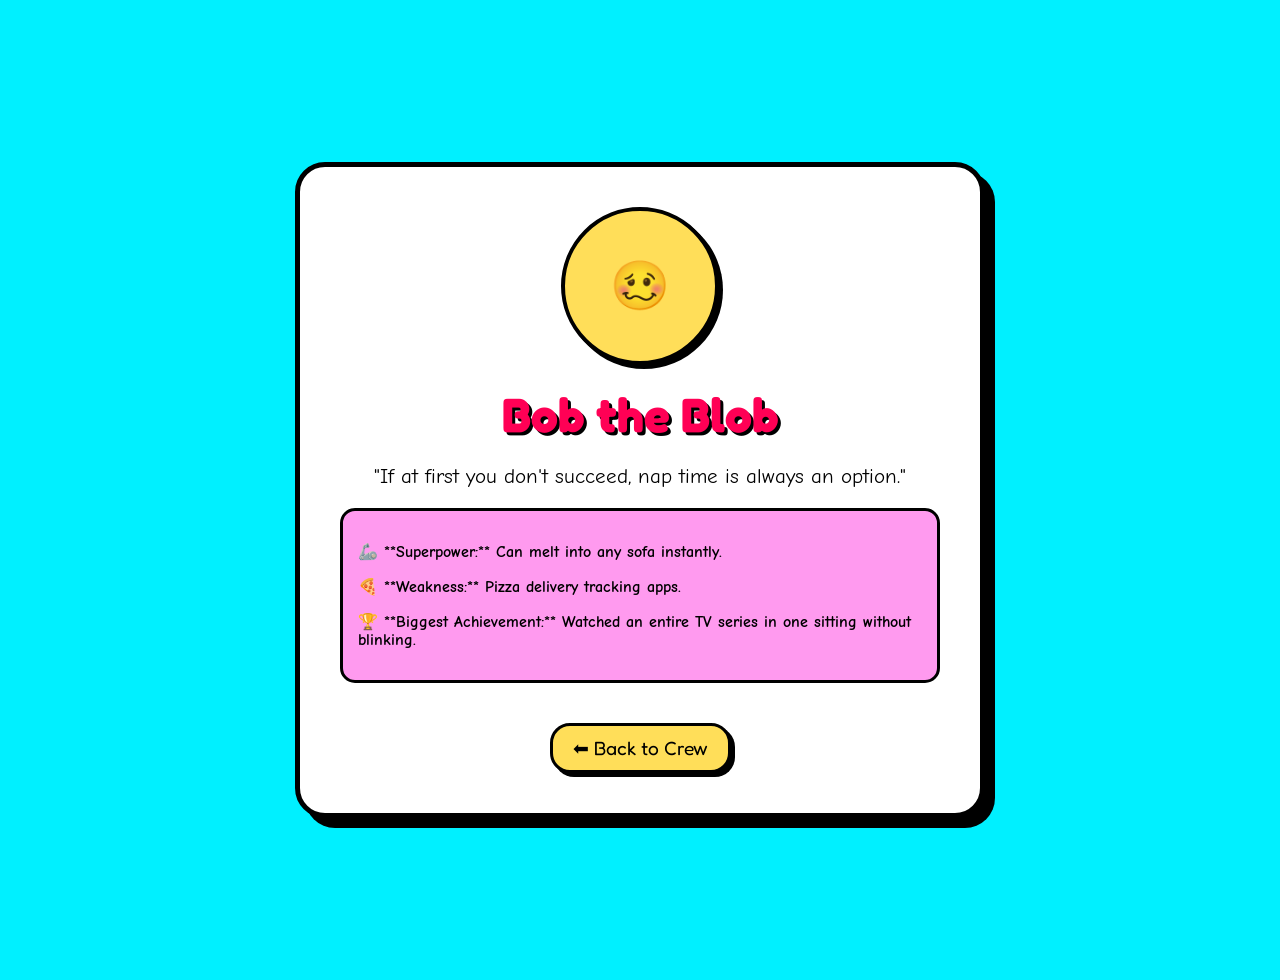
<file: person4.html>
<!DOCTYPE html>
<html lang="en">
<head>
    <meta charset="UTF-8">
    <meta name="viewport" content="width=device-width, initial-scale=1.0">
    <title>Meet Bob the Blob</title>
    <link href="https://fonts.googleapis.com/css2?family=Fredoka+One&family=Comic+Neue:wght@700&display=swap" rel="stylesheet">
    <style>
        body {
            background-color: #00f0ff; /* Different punchy background color per character */
            font-family: 'Comic Neue', cursive;
            margin: 0;
            padding: 40px;
            display: flex;
            justify-content: center;
            align-items: center;
            min-height: 100vh;
        }

        .profile-box {
            background: #fff;
            border: 5px solid #000;
            border-radius: 30px;
            padding: 40px;
            max-width: 600px;
            box-shadow: 10px 10px 0px #000;
            text-align: center;
        }

        h1 {
            font-family: 'Fredoka One', cursive;
            font-size: 3rem;
            color: #ff0055;
            text-shadow: 3px 3px 0px #000;
            margin: 10px 0;
        }

        .avatar-placeholder {
            width: 150px;
            height: 150px;
            background: #ffde59;
            border: 4px solid #000;
            border-radius: 50%;
            margin: 0 auto 20px auto;
            display: flex;
            align-items: center;
            justify-content: center;
            font-size: 3rem;
            box-shadow: 4px 4px 0px #000;
        }

        .stats {
            background: #ff9aef;
            border: 3px solid #000;
            border-radius: 15px;
            padding: 15px;
            margin: 20px 0;
            text-align: left;
            font-weight: bold;
        }

        .back-btn {
            display: inline-block;
            background-color: #ffde59;
            color: #000;
            font-family: 'Fredoka One', cursive;
            font-size: 1.2rem;
            padding: 10px 20px;
            border: 3px solid #000;
            border-radius: 20px;
            box-shadow: 4px 4px 0px #000;
            text-decoration: none;
            margin-top: 20px;
        }

        .back-btn:hover {
            background: #ff5722;
            color: white;
        }
    </style>
</head>
<body>

    <div class="profile-box">
        <!-- Cartoon Avatar / Emoji / Image -->
        <div class="avatar-placeholder">🥴</div>
        
        <h1>Bob the Blob</h1>
        <p style="font-size: 1.3rem;">"If at first you don't succeed, nap time is always an option."</p>

        <div class="stats">
            <p>🦾 **Superpower:** Can melt into any sofa instantly.</p>
            <p>🍕 **Weakness:** Pizza delivery tracking apps.</p>
            <p>🏆 **Biggest Achievement:** Watched an entire TV series in one sitting without blinking.</p>
        </div>

        <a href="saif.html" class="back-btn">⬅ Back to Crew</a>
    </div>

</body>
</html>
</file>
<file: green.css>
/* Reset & Luxury Variables */
:root {
    --bg-primary: #050505;
    --bg-secondary: #0a0a0c;
    --bg-card: rgba(18, 18, 22, 0.75);
    --accent-gold: #d4af37;
    --accent-gold-light: #fef08a;
    --accent-gold-hover: #e5c158;
    --text-main: #f9fafb;
    --text-muted: #9ca3af;
    --border-color: rgba(212, 175, 55, 0.22);
    --border-color-hover: rgba(212, 175, 55, 0.6);
}

* {
    margin: 0;
    padding: 0;
    box-sizing: border-box;
    font-family: 'Plus Jakarta Sans', sans-serif;
}

body {
    background-color: var(--bg-primary);
    color: var(--text-main);
    line-height: 1.8;
    scroll-behavior: smooth;
    overflow-x: hidden;
}

h1, h2, h3, blockquote {
    font-family: 'Playfair Display', serif;
}

/* Ambient Background Dynamic Glows */
.ambient-glow {
    position: absolute;
    width: 600px;
    height: 600px;
    background: radial-gradient(circle, rgba(212, 175, 55, 0.07) 0%, rgba(0,0,0,0) 70%);
    border-radius: 50%;
    z-index: 0;
    pointer-events: none;
    filter: blur(40px);
}
.glow-1 { top: 5%; left: -15%; }
.glow-2 { top: 40%; right: -15%; }
.glow-3 { top: 75%; left: 10%; }

/* Scroll Animation Initial States */
.reveal {
    opacity: 0;
    transform: translateY(45px);
    transition: opacity 1s cubic-bezier(0.16, 1, 0.3, 1), transform 1s cubic-bezier(0.16, 1, 0.3, 1);
}

.reveal.active {
    opacity: 1;
    transform: translateY(0);
}

/* Creative Curved Scroll Path Container */
.creative-path-container {
    position: relative;
}

.scroll-path-svg {
    position: absolute;
    top: 0;
    left: 50%;
    transform: translateX(-50%);
    width: 100%;
    height: 100%;
    pointer-events: none;
    z-index: 0;
}

#gold-path {
    transition: stroke-dashoffset 0.1s ease-out;
    filter: drop-shadow(0 0 12px rgba(212, 175, 55, 0.6));
}

/* Navbar */
.navbar {
    display: flex;
    justify-content: space-between;
    align-items: center;
    padding: 1.6rem 6%;
    background-color: rgba(5, 5, 5, 0.82);
    backdrop-filter: blur(20px);
    border-bottom: 1px solid rgba(212, 175, 55, 0.12);
    position: sticky;
    top: 0;
    z-index: 1000;
}

.logo {
    font-family: 'Playfair Display', serif;
    font-size: 1.2rem;
    font-weight: 700;
    letter-spacing: 0.25em;
    color: var(--accent-gold);
    text-shadow: 0 0 20px rgba(212, 175, 55, 0.3);
}

.navbar nav {
    display: flex;
    align-items: center;
    gap: 2.5rem;
}

.navbar nav a {
    text-decoration: none;
    color: var(--text-muted);
    font-size: 0.9rem;
    font-weight: 500;
    letter-spacing: 0.05em;
    transition: color 0.3s ease;
}

.navbar nav a:hover {
    color: var(--accent-gold);
}

.nav-btn {
    border: 1px solid var(--accent-gold);
    padding: 0.6rem 1.5rem !important;
    color: var(--accent-gold) !important;
    border-radius: 3px;
    transition: all 0.3s ease !important;
}

.nav-btn:hover {
    background-color: var(--accent-gold);
    color: var(--bg-primary) !important;
    box-shadow: 0 0 20px rgba(212, 175, 55, 0.4);
}

/* Hero Section */
.hero-section {
    display: flex;
    align-items: center;
    justify-content: center;
    text-align: center;
    padding: 10rem 2rem;
    background: radial-gradient(circle at center, #14120e 0%, var(--bg-primary) 70%);
    position: relative;
    z-index: 1;
}

.hero-content {
    max-width: 850px;
}

.sub-badge {
    display: inline-block;
    font-size: 0.75rem;
    text-transform: uppercase;
    letter-spacing: 0.35em;
    color: var(--accent-gold);
    margin-bottom: 1.5rem;
    border-bottom: 1px solid var(--accent-gold);
    padding-bottom: 0.4rem;
}

.hero-content h1 {
    font-size: 4.2rem;
    font-weight: 700;
    line-height: 1.15;
    margin-bottom: 1.5rem;
    letter-spacing: -0.01em;
}

.hero-content h1 em {
    font-style: italic;
    color: var(--accent-gold);
    text-shadow: 0 0 30px rgba(212, 175, 55, 0.25);
}

.hero-content p {
    font-size: 1.15rem;
    color: var(--text-muted);
    margin-bottom: 3rem;
    font-weight: 300;
    max-width: 700px;
    margin-left: auto;
    margin-right: auto;
}

.hero-buttons {
    display: flex;
    justify-content: center;
    gap: 1.2rem;
}

/* Buttons Design */
.btn {
    display: inline-flex;
    align-items: center;
    gap: 0.5rem;
    padding: 1rem 2.2rem;
    border-radius: 3px;
    font-weight: 600;
    font-size: 0.85rem;
    letter-spacing: 0.1em;
    text-decoration: none;
    transition: all 0.35s cubic-bezier(0.16, 1, 0.3, 1);
    cursor: pointer;
    text-transform: uppercase;
}

.btn-arrow {
    transition: transform 0.3s ease;
}

.primary-btn:hover .btn-arrow {
    transform: translateX(5px);
}

.primary-btn {
    background: linear-gradient(135deg, #d4af37 0%, #aa8228 100%);
    color: #050505;
    border: none;
    box-shadow: 0 4px 20px rgba(212, 175, 55, 0.25);
}

.primary-btn:hover {
    background: linear-gradient(135deg, #e5c158 0%, #bc9131 100%);
    box-shadow: 0 6px 30px rgba(212, 175, 55, 0.45);
    transform: translateY(-2px);
}

.secondary-btn {
    background-color: transparent;
    color: var(--text-main);
    border: 1px solid rgba(255, 255, 255, 0.2);
}

.secondary-btn:hover {
    border-color: var(--accent-gold);
    color: var(--accent-gold);
    background-color: rgba(212, 175, 55, 0.05);
    transform: translateY(-2px);
}

/* Philosophy & Portfolio Sections */
.philosophy-section, .portfolio-section {
    padding: 9rem 8%;
    background-color: var(--bg-secondary);
    position: relative;
    z-index: 1;
}

.portfolio-section {
    background-color: var(--bg-primary);
    border-top: 1px solid rgba(255,255,255,0.03);
}

.section-header {
    text-align: center;
    margin-bottom: 5rem;
}

.gold-subtitle {
    font-size: 0.75rem;
    text-transform: uppercase;
    letter-spacing: 0.4em;
    color: var(--accent-gold);
    display: block;
    margin-bottom: 0.75rem;
}

.section-header h2 {
    font-size: 2.8rem;
    font-weight: 600;
}

.header-divider {
    width: 60px;
    height: 2px;
    background: linear-gradient(90deg, transparent, var(--accent-gold), transparent);
    margin: 1.2rem auto 0 auto;
}

.luxury-grid {
    display: grid;
    grid-template-columns: repeat(auto-fit, minmax(340px, 1fr));
    gap: 2.5rem;
}

/* Ultra Luxury Cards with Glassmorphism & Borders */
.luxury-card {
    background: var(--bg-card);
    border: 1px solid var(--border-color);
    border-radius: 4px;
    padding: 3rem 2.5rem;
    position: relative;
    overflow: hidden;
    backdrop-filter: blur(10px);
    transition: transform 0.4s cubic-bezier(0.16, 1, 0.3, 1), border-color 0.4s ease, box-shadow 0.4s ease;
}

.luxury-card:hover {
    transform: translateY(-10px);
    border-color: var(--border-color-hover);
    box-shadow: 0 20px 50px rgba(0, 0, 0, 0.7), 0 0 30px rgba(212, 175, 55, 0.12);
}

/* Image Background Cards with Cinematic Overlay */
/* Glowing Image Cards */
.image-card {
    background-size: cover;
    background-position: center;
    padding: 0;
    border: 1px solid rgba(212, 175, 55, 0.35);
    box-shadow: 0 10px 30px rgba(0, 0, 0, 0.6), inset 0 0 25px rgba(212, 175, 55, 0.15);
    transition: transform 0.4s cubic-bezier(0.16, 1, 0.3, 1), border-color 0.4s ease, box-shadow 0.4s ease, filter 0.4s ease;
    filter: brightness(0.95) contrast(1.05);
}

.image-card:hover {
    transform: translateY(-10px);
    border-color: var(--accent-gold);
    /* Supercharged glowing aura */
    box-shadow: 0 25px 60px rgba(0, 0, 0, 0.9), 0 0 60px rgba(212, 175, 55, 0.6), inset 0 0 40px rgba(212, 175, 55, 0.35);
    /* Make the underlying image itself glow, brighten, and saturate */
    filter: brightness(1.2) contrast(1.15) saturate(1.2);
}

.card-overlay {
    position: absolute;
    top: 0;
    left: 0;
    width: 100%;
    height: 100%;
    /* Darker initial overlay for deep contrast */
    background: linear-gradient(135deg, rgba(5, 5, 8, 0.88) 0%, rgba(12, 12, 16, 0.72) 100%);
    transition: background 0.4s ease, opacity 0.4s ease;
    z-index: 1;
}

.image-card:hover .card-overlay {
    /* Significantly fade out the dark overlay on hover so the glowing image shines right through */
    background: linear-gradient(135deg, rgba(5, 5, 8, 0.55) 0%, rgba(12, 12, 16, 0.3) 100%);
}

.image-card .card-content {
    position: relative;
    z-index: 2;
    padding: 3.5rem 2.5rem;
}

.card-number {
    font-family: 'Playfair Display', serif;
    font-size: 2.2rem;
    color: var(--accent-gold);
    opacity: 0.45;
    margin-bottom: 0.8rem;
    transition: opacity 0.3s ease;
}

.image-card:hover .card-number {
    opacity: 1;
}

.luxury-card h3 {
    font-size: 1.5rem;
    margin-bottom: 1rem;
    font-weight: 600;
}

.luxury-card p {
    color: var(--text-muted);
    font-size: 0.95rem;
    font-weight: 300;
    margin-bottom: 1.5rem;
}

.card-tag {
    display: inline-block;
    font-size: 0.7rem;
    text-transform: uppercase;
    letter-spacing: 0.2em;
    color: var(--accent-gold);
    background: rgba(212, 175, 55, 0.08);
    border: 1px solid rgba(212, 175, 55, 0.25);
    padding: 0.3rem 0.8rem;
    border-radius: 2px;
}

/* Mouse Hover Spotlight Effect */
.mouse-spotlight::after {
    content: '';
    position: absolute;
    top: var(--y, 0);
    left: var(--x, 0);
    transform: translate(-50%, -50%);
    width: 350px;
    height: 350px;
    background: radial-gradient(circle, rgba(212, 175, 55, 0.18) 0%, transparent 70%);
    opacity: 0;
    transition: opacity 0.3s ease;
    pointer-events: none;
    z-index: 3;
}

.mouse-spotlight:hover::after {
    opacity: 1;
}

/* Editorial Quote Section */
.editorial-section {
    background: linear-gradient(rgba(5,5,5,0.88), rgba(5,5,5,0.88)), url('https://images.unsplash.com/photo-1486406146926-c627a92ad1ab?q=80&w=1600&auto=format&fit=crop') center/cover fixed;
    padding: 10rem 2rem;
    text-align: center;
    border-top: 1px solid rgba(212, 175, 55, 0.12);
    border-bottom: 1px solid rgba(212, 175, 55, 0.12);
    position: relative;
    z-index: 1;
}

.editorial-content {
    max-width: 900px;
    margin: 0 auto;
}

.editorial-section blockquote {
    font-size: 2.3rem;
    font-weight: 400;
    font-style: italic;
    line-height: 1.5;
    margin-bottom: 1.8rem;
    color: #ffffff;
}

.editorial-section cite {
    font-size: 0.8rem;
    text-transform: uppercase;
    letter-spacing: 0.35em;
    color: var(--accent-gold);
    font-style: normal;
}

/* Inquiry Section */
.inquiry-section {
    padding: 9rem 8%;
    background-color: var(--bg-secondary);
    text-align: center;
    position: relative;
    z-index: 1;
}

.inquiry-container {
    max-width: 700px;
    margin: 0 auto;
    background: var(--bg-card);
    border: 1px solid var(--border-color);
    padding: 4rem 3.5rem;
    border-radius: 6px;
    backdrop-filter: blur(15px);
    box-shadow: 0 25px 60px rgba(0,0,0,0.5);
}

.inquiry-container h2 {
    font-size: 2.8rem;
    margin-bottom: 0.75rem;
}

.inquiry-container > p {
    color: var(--text-muted);
    margin-bottom: 3rem;
    font-weight: 300;
}

.luxury-form {
    display: flex;
    flex-direction: column;
    gap: 1.4rem;
    text-align: left;
}

.form-group {
    display: grid;
    grid-template-columns: 1fr 1fr;
    gap: 1.4rem;
}

.luxury-form input,
.luxury-form textarea {
    width: 100%;
    padding: 1.2rem 1.4rem;
    background-color: rgba(10, 10, 14, 0.8);
    border: 1px solid rgba(255, 255, 255, 0.1);
    border-radius: 3px;
    color: var(--text-main);
    font-size: 0.95rem;
    outline: none;
    transition: border-color 0.3s ease, box-shadow 0.3s ease;
}

.luxury-form input:focus,
.luxury-form textarea:focus {
    border-color: var(--accent-gold);
    box-shadow: 0 0 15px rgba(212, 175, 55, 0.2);
}

.luxury-form button {
    width: 100%;
    margin-top: 0.8rem;
    padding: 1.2rem;
    justify-content: center;
}

/* Footer */
footer {
    text-align: center;
    padding: 3rem;
    background-color: var(--bg-primary);
    border-top: 1px solid rgba(212, 175, 55, 0.1);
    color: var(--text-muted);
    font-size: 0.8rem;
    letter-spacing: 0.15em;
    position: relative;
    z-index: 1;
}

/* Responsive Fixes */
@media (max-width: 768px) {
    .hero-content h1 { font-size: 2.8rem; }
    .form-group { grid-template-columns: 1fr; }
    .inquiry-container { padding: 2.5rem 1.5rem; }
}
</file>
